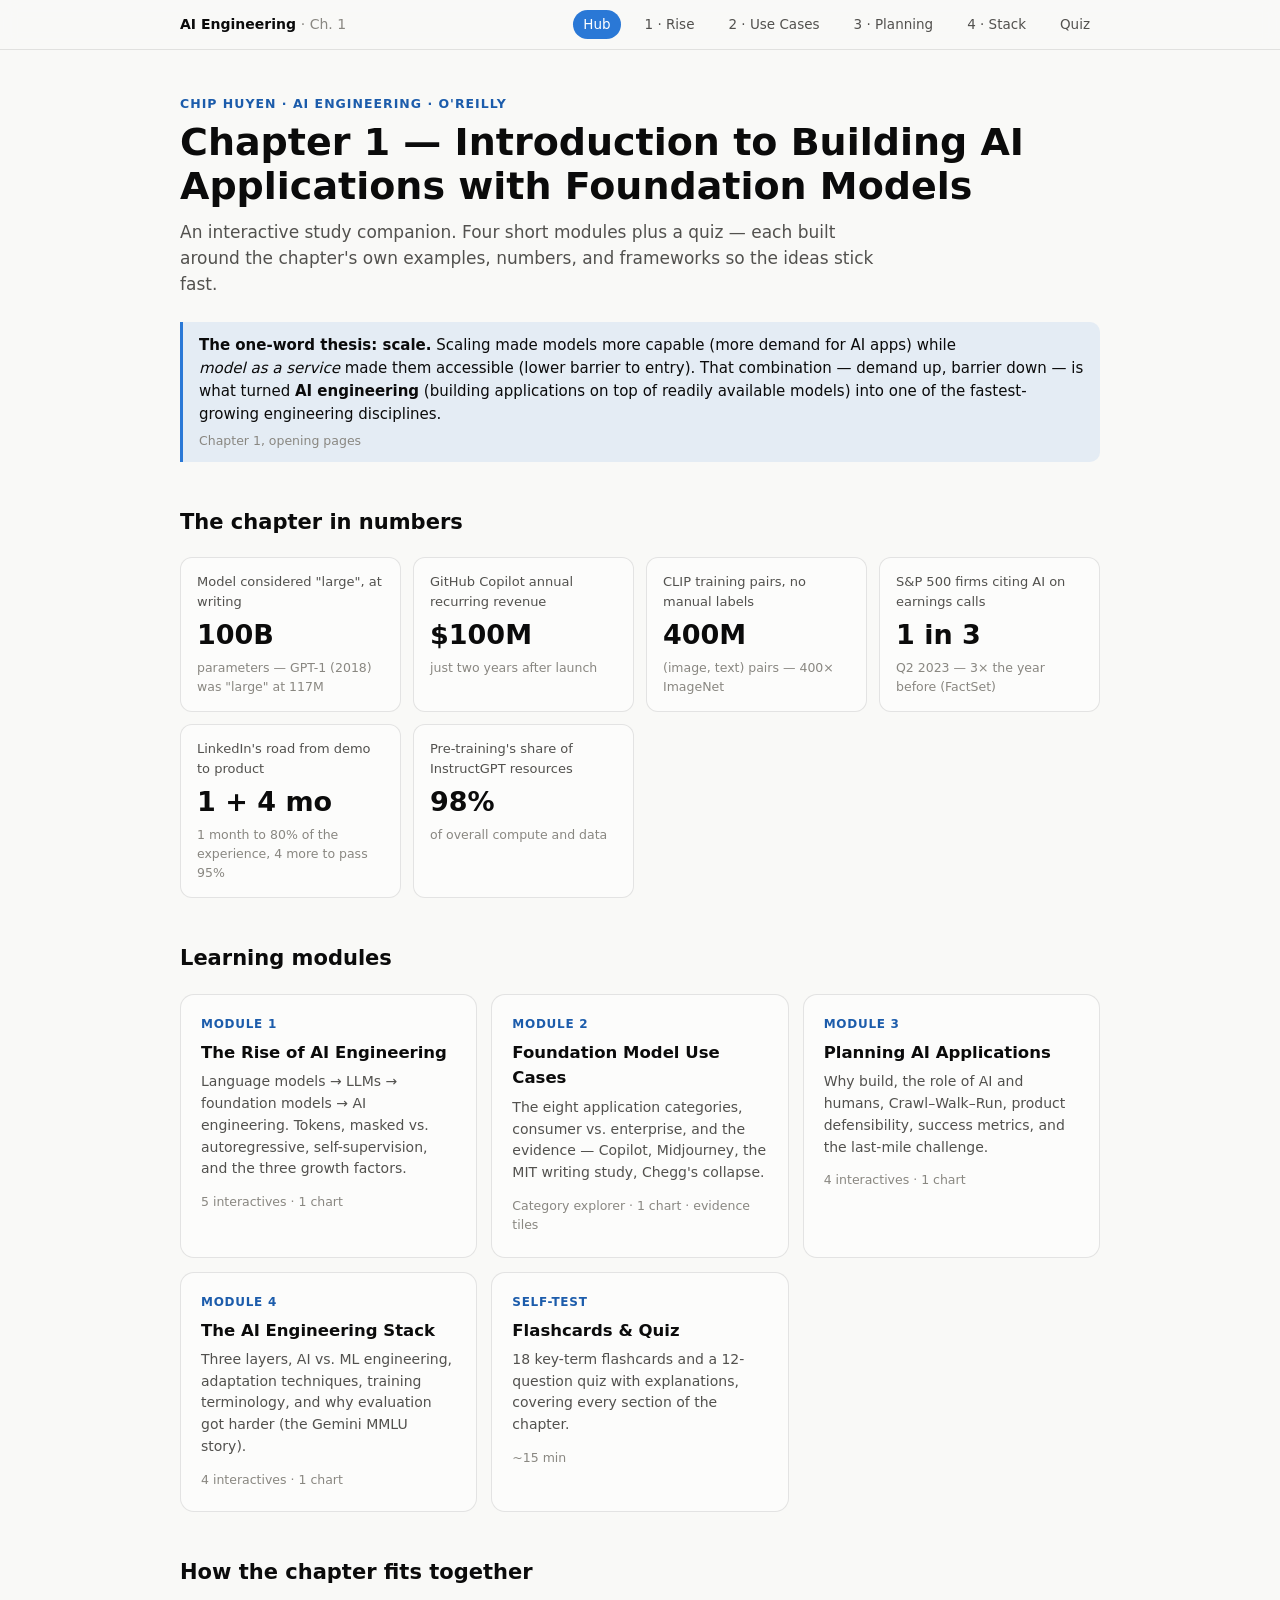
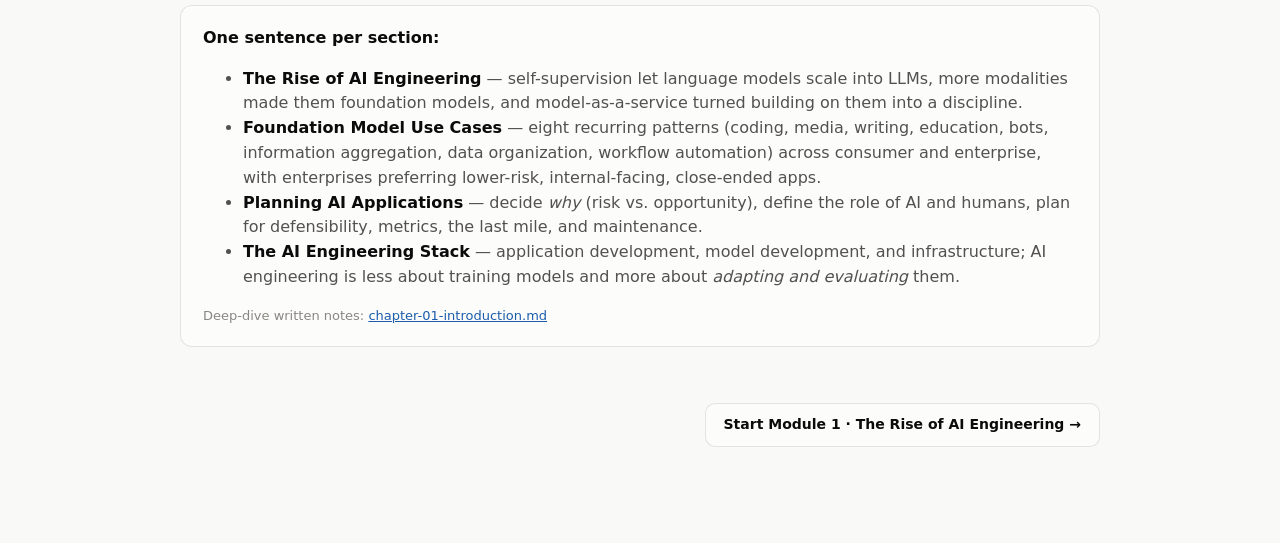
<file: notes/ai-engineering/interactive/index.html>
<!DOCTYPE html>
<html lang="en">
<head>
<meta charset="utf-8">
<meta name="viewport" content="width=device-width, initial-scale=1">
<title>AI Engineering · Chapter 1 — Interactive Study Hub</title>
<link rel="stylesheet" href="assets/style.css">
</head>
<body>

<nav class="topnav">
  <div class="inner">
    <div class="brand">AI Engineering <span>· Ch. 1</span></div>
    <a href="index.html" class="active">Hub</a>
    <a href="01-rise.html">1 · Rise</a>
    <a href="02-use-cases.html">2 · Use Cases</a>
    <a href="03-planning.html">3 · Planning</a>
    <a href="04-stack.html">4 · Stack</a>
    <a href="05-quiz.html">Quiz</a>
  </div>
</nav>

<div class="wrap">

<header class="pagehead">
  <div class="kicker">Chip Huyen · AI Engineering · O'Reilly</div>
  <h1>Chapter 1 — Introduction to Building AI Applications with Foundation Models</h1>
  <p class="lede">An interactive study companion. Four short modules plus a quiz — each built around
  the chapter's own examples, numbers, and frameworks so the ideas stick fast.</p>
</header>

<div class="callout">
  <strong>The one-word thesis: scale.</strong> Scaling made models more capable (more demand for AI apps)
  while <em>model&nbsp;as&nbsp;a&nbsp;service</em> made them accessible (lower barrier to entry). That combination —
  demand up, barrier down — is what turned <strong>AI engineering</strong> (building applications on top of
  readily available models) into one of the fastest-growing engineering disciplines.
  <span class="src">Chapter 1, opening pages</span>
</div>

<h2>The chapter in numbers</h2>
<div class="tiles">
  <div class="tile">
    <div class="t-label">Model considered "large", at writing</div>
    <div class="t-value">100B</div>
    <div class="t-note">parameters — GPT-1 (2018) was "large" at 117M</div>
  </div>
  <div class="tile">
    <div class="t-label">GitHub Copilot annual recurring revenue</div>
    <div class="t-value">$100M</div>
    <div class="t-note">just two years after launch</div>
  </div>
  <div class="tile">
    <div class="t-label">CLIP training pairs, no manual labels</div>
    <div class="t-value">400M</div>
    <div class="t-note">(image, text) pairs — 400× ImageNet</div>
  </div>
  <div class="tile">
    <div class="t-label">S&amp;P 500 firms citing AI on earnings calls</div>
    <div class="t-value">1 in 3</div>
    <div class="t-note">Q2 2023 — 3× the year before (FactSet)</div>
  </div>
  <div class="tile">
    <div class="t-label">LinkedIn's road from demo to product</div>
    <div class="t-value">1 + 4 mo</div>
    <div class="t-note">1 month to 80% of the experience, 4 more to pass 95%</div>
  </div>
  <div class="tile">
    <div class="t-label">Pre-training's share of InstructGPT resources</div>
    <div class="t-value">98%</div>
    <div class="t-note">of overall compute and data</div>
  </div>
</div>

<h2>Learning modules</h2>
<div class="modules">
  <a class="module" href="01-rise.html">
    <div class="m-no">MODULE 1</div>
    <h3>The Rise of AI Engineering</h3>
    <p>Language models → LLMs → foundation models → AI engineering. Tokens, masked vs. autoregressive,
    self-supervision, and the three growth factors.</p>
    <span class="m-count">5 interactives · 1 chart</span>
  </a>
  <a class="module" href="02-use-cases.html">
    <div class="m-no">MODULE 2</div>
    <h3>Foundation Model Use Cases</h3>
    <p>The eight application categories, consumer vs. enterprise, and the evidence — Copilot, Midjourney,
    the MIT writing study, Chegg's collapse.</p>
    <span class="m-count">Category explorer · 1 chart · evidence tiles</span>
  </a>
  <a class="module" href="03-planning.html">
    <div class="m-no">MODULE 3</div>
    <h3>Planning AI Applications</h3>
    <p>Why build, the role of AI and humans, Crawl–Walk–Run, product defensibility, success metrics, and
    the last-mile challenge.</p>
    <span class="m-count">4 interactives · 1 chart</span>
  </a>
  <a class="module" href="04-stack.html">
    <div class="m-no">MODULE 4</div>
    <h3>The AI Engineering Stack</h3>
    <p>Three layers, AI vs. ML engineering, adaptation techniques, training terminology, and why
    evaluation got harder (the Gemini MMLU story).</p>
    <span class="m-count">4 interactives · 1 chart</span>
  </a>
  <a class="module" href="05-quiz.html">
    <div class="m-no">SELF-TEST</div>
    <h3>Flashcards &amp; Quiz</h3>
    <p>18 key-term flashcards and a 12-question quiz with explanations, covering every section of the
    chapter.</p>
    <span class="m-count">~15 min</span>
  </a>
</div>

<h2>How the chapter fits together</h2>
<div class="card">
  <p style="margin-top:0"><strong>One sentence per section:</strong></p>
  <ul>
    <li><strong>The Rise of AI Engineering</strong> — self-supervision let language models scale into LLMs,
      more modalities made them foundation models, and model-as-a-service turned building on them into a
      discipline.</li>
    <li><strong>Foundation Model Use Cases</strong> — eight recurring patterns (coding, media, writing,
      education, bots, information aggregation, data organization, workflow automation) across consumer and
      enterprise, with enterprises preferring lower-risk, internal-facing, close-ended apps.</li>
    <li><strong>Planning AI Applications</strong> — decide <em>why</em> (risk vs. opportunity), define the
      role of AI and humans, plan for defensibility, metrics, the last mile, and maintenance.</li>
    <li><strong>The AI Engineering Stack</strong> — application development, model development, and
      infrastructure; AI engineering is less about training models and more about <em>adapting and
      evaluating</em> them.</li>
  </ul>
  <p class="subtle" style="margin-bottom:0">Deep-dive written notes:
  <a href="../chapter-01-introduction.md">chapter-01-introduction.md</a></p>
</div>

<div class="foot-nav">
  <span></span>
  <a href="01-rise.html">Start Module 1 · The Rise of AI Engineering →</a>
</div>

</div>
</body>
</html>
</file>
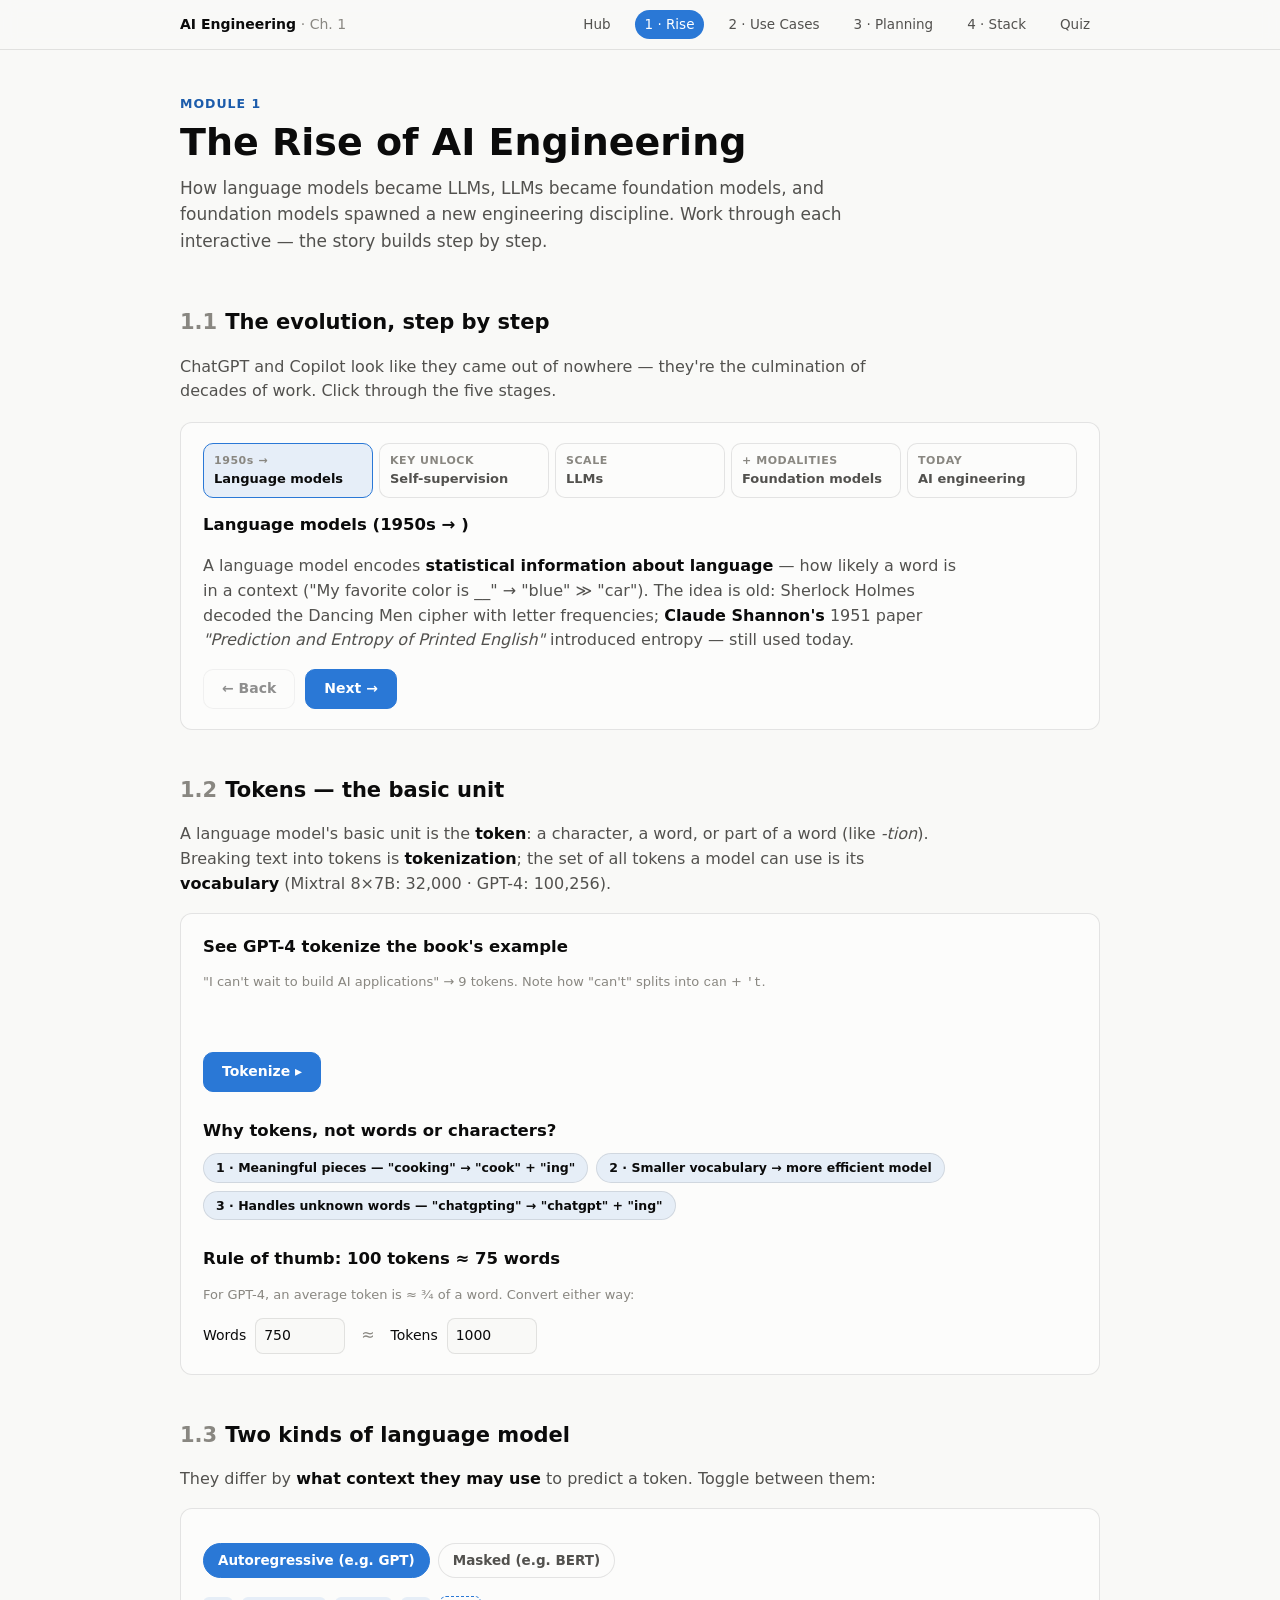
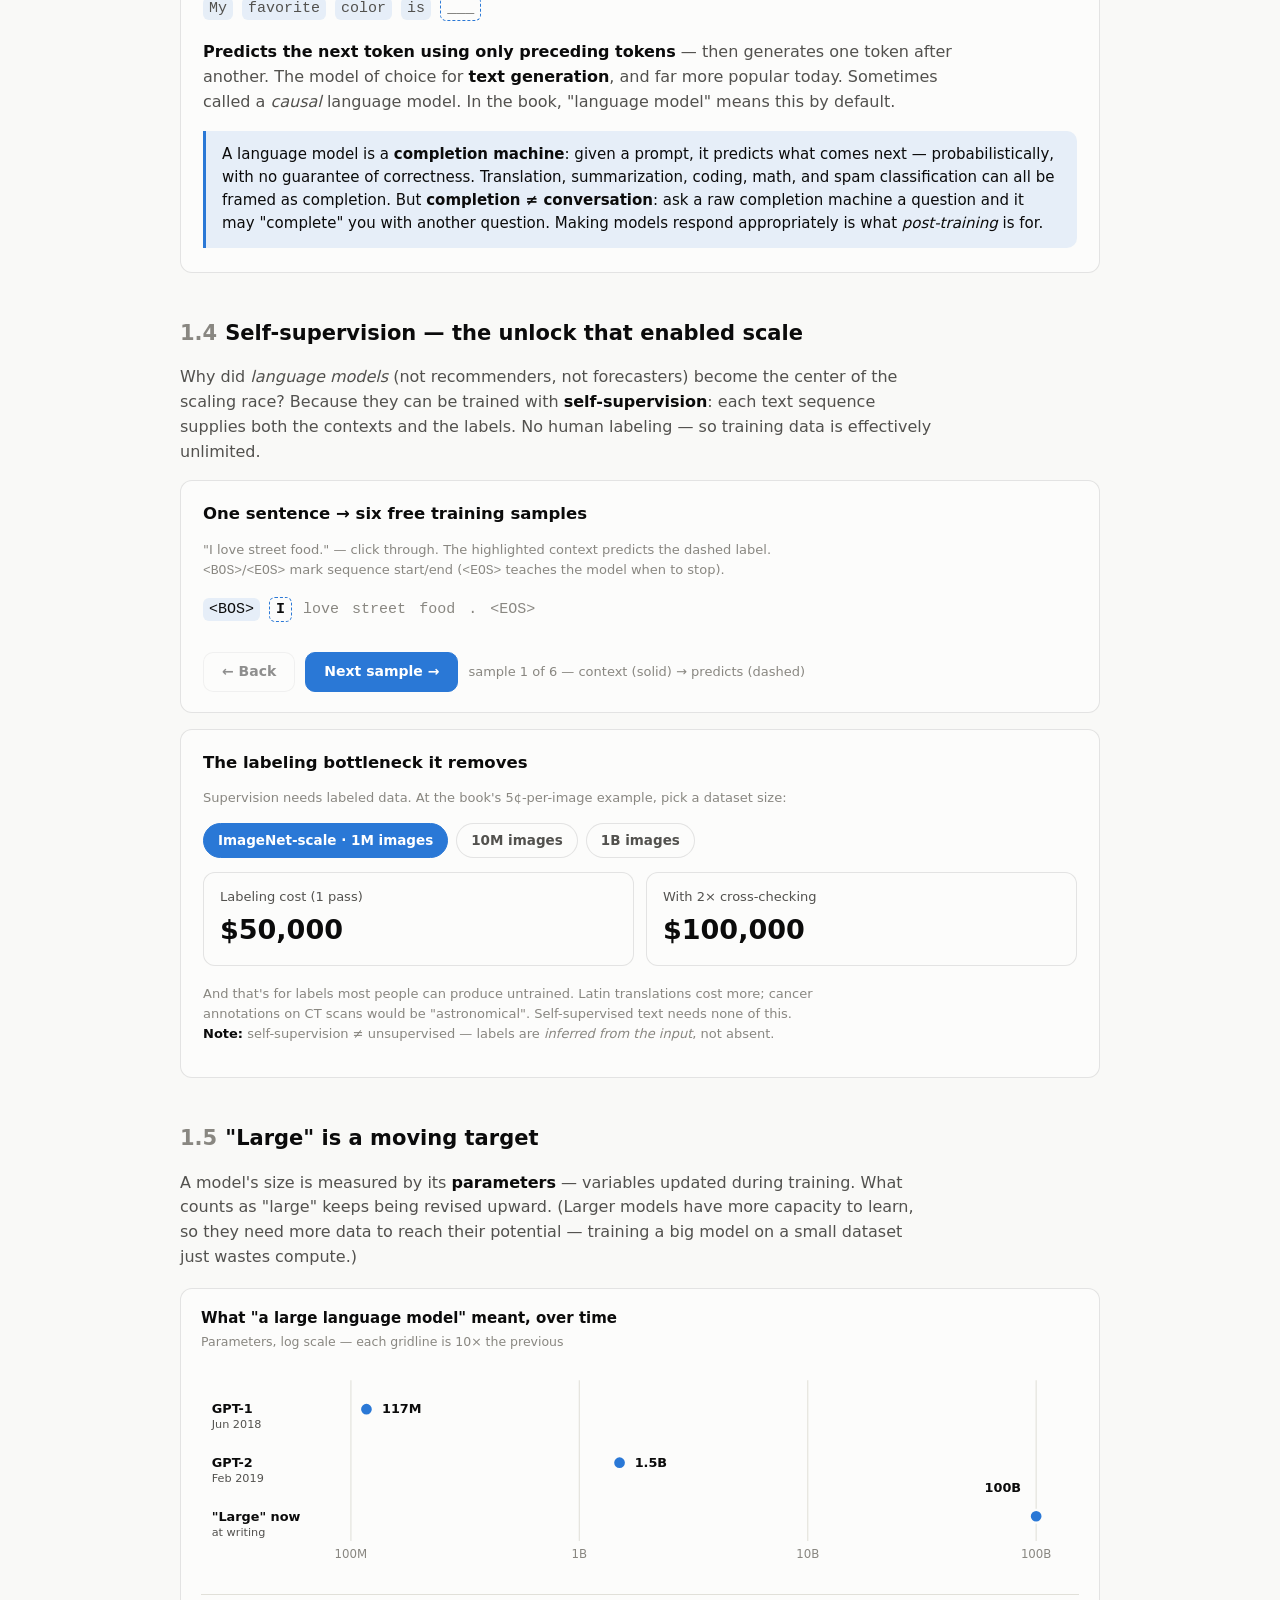
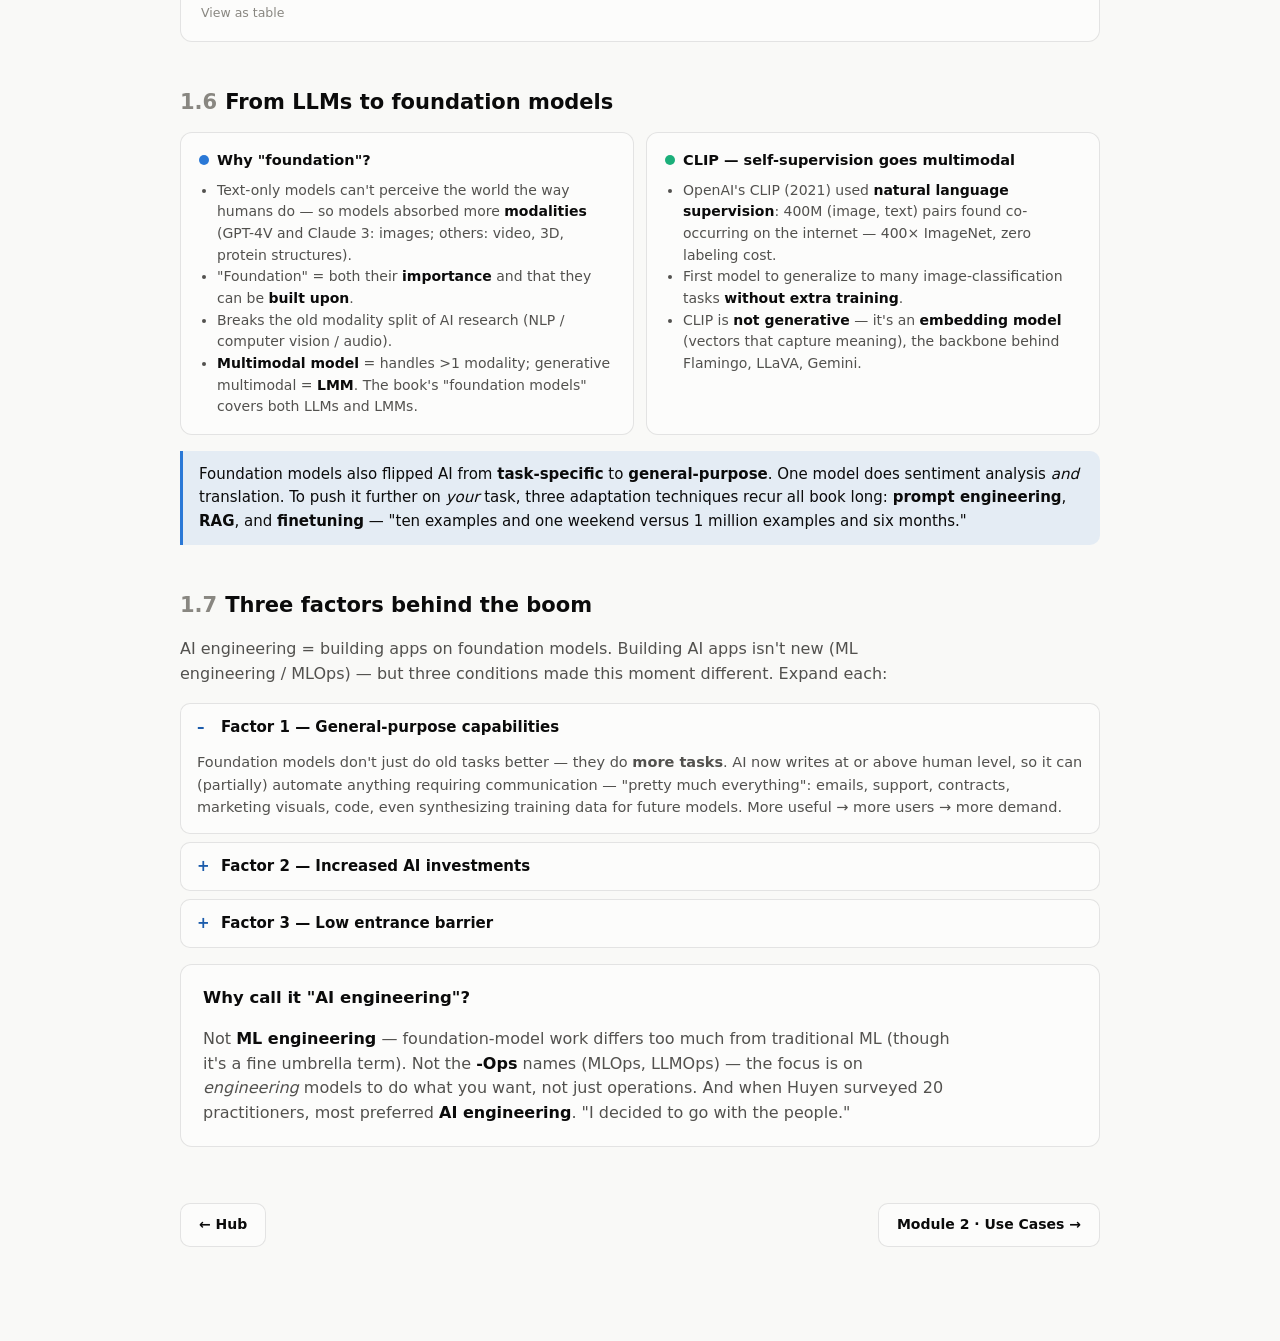
<file: notes/ai-engineering/interactive/01-rise.html>
<!DOCTYPE html>
<html lang="en">
<head>
<meta charset="utf-8">
<meta name="viewport" content="width=device-width, initial-scale=1">
<title>Module 1 · The Rise of AI Engineering</title>
<link rel="stylesheet" href="assets/style.css">
</head>
<body>

<nav class="topnav">
  <div class="inner">
    <div class="brand">AI Engineering <span>· Ch. 1</span></div>
    <a href="index.html">Hub</a>
    <a href="01-rise.html" class="active">1 · Rise</a>
    <a href="02-use-cases.html">2 · Use Cases</a>
    <a href="03-planning.html">3 · Planning</a>
    <a href="04-stack.html">4 · Stack</a>
    <a href="05-quiz.html">Quiz</a>
  </div>
</nav>

<div class="wrap">

<header class="pagehead">
  <div class="kicker">Module 1</div>
  <h1>The Rise of AI Engineering</h1>
  <p class="lede">How language models became LLMs, LLMs became foundation models, and foundation models
  spawned a new engineering discipline. Work through each interactive — the story builds step by step.</p>
</header>

<!-- ============ 1. EVOLUTION STEPPER ============ -->
<h2><span class="sec-no">1.1</span>The evolution, step by step</h2>
<p>ChatGPT and Copilot look like they came out of nowhere — they're the culmination of decades of work.
Click through the five stages.</p>

<div class="stepper card" id="evo">
  <div class="track" role="tablist">
    <button data-step="0" aria-current="step"><span class="step-no">1950s →</span>Language models</button>
    <button data-step="1"><span class="step-no">KEY UNLOCK</span>Self-supervision</button>
    <button data-step="2"><span class="step-no">SCALE</span>LLMs</button>
    <button data-step="3"><span class="step-no">+ MODALITIES</span>Foundation models</button>
    <button data-step="4"><span class="step-no">TODAY</span>AI engineering</button>
  </div>
  <div class="step-body" id="evo-body"></div>
  <div class="step-controls">
    <button class="btn" id="evo-prev">← Back</button>
    <button class="btn primary" id="evo-next">Next →</button>
  </div>
</div>

<!-- ============ 2. TOKENIZATION ============ -->
<h2><span class="sec-no">1.2</span>Tokens — the basic unit</h2>
<p>A language model's basic unit is the <strong>token</strong>: a character, a word, or part of a word
(like <em>-tion</em>). Breaking text into tokens is <strong>tokenization</strong>; the set of all tokens a
model can use is its <strong>vocabulary</strong> (Mixtral&nbsp;8×7B: 32,000 · GPT-4: 100,256).</p>

<div class="card">
  <h3 style="margin-top:0">See GPT-4 tokenize the book's example</h3>
  <p class="subtle">"I can't wait to build AI applications" → 9 tokens. Note how "can't" splits into
  <code>can</code> + <code>'t</code>.</p>
  <div class="token-row" id="tok-row">
    <span class="token">I</span><span class="token"> can</span><span class="token">'t</span><span class="token"> wait</span><span class="token"> to</span><span class="token"> build</span><span class="token"> AI</span><span class="token"> applic</span><span class="token">ations</span>
  </div>
  <button class="btn primary" id="tok-play">Tokenize ▸</button>

  <h3>Why tokens, not words or characters?</h3>
  <div class="pill-row">
    <span class="pill">1 · Meaningful pieces — "cooking" → "cook" + "ing"</span>
    <span class="pill">2 · Smaller vocabulary → more efficient model</span>
    <span class="pill">3 · Handles unknown words — "chatgpting" → "chatgpt" + "ing"</span>
  </div>

  <h3>Rule of thumb: 100 tokens ≈ 75 words</h3>
  <p class="subtle">For GPT-4, an average token is ≈ ¾ of a word. Convert either way:</p>
  <div style="display:flex; gap:16px; flex-wrap:wrap; align-items:center;">
    <label style="font-size:14px">Words&nbsp;
      <input id="cw-words" type="number" value="750" min="0" style="width:90px; font:inherit; padding:6px 8px; border:1px solid var(--border); border-radius:8px; background:var(--page); color:var(--text-primary)">
    </label>
    <span style="color:var(--text-muted)">≈</span>
    <label style="font-size:14px">Tokens&nbsp;
      <input id="cw-tokens" type="number" value="1000" min="0" style="width:90px; font:inherit; padding:6px 8px; border:1px solid var(--border); border-radius:8px; background:var(--page); color:var(--text-primary)">
    </label>
  </div>
</div>

<!-- ============ 3. MASKED vs AUTOREGRESSIVE ============ -->
<h2><span class="sec-no">1.3</span>Two kinds of language model</h2>
<p>They differ by <strong>what context they may use</strong> to predict a token. Toggle between them:</p>

<div class="card">
  <div class="tabs" role="tablist">
    <button data-tab="ar" aria-selected="true">Autoregressive (e.g. GPT)</button>
    <button data-tab="mlm" aria-selected="false">Masked (e.g. BERT)</button>
  </div>

  <div class="tabpanel open" data-panel="ar">
    <p class="seq" style="margin-bottom:4px">
      <span class="ctx">My</span> <span class="ctx">favorite</span> <span class="ctx">color</span>
      <span class="ctx">is</span> <span class="pred">___</span>
    </p>
    <p><strong>Predicts the next token using only preceding tokens</strong> — then generates one token after
    another. The model of choice for <strong>text generation</strong>, and far more popular today.
    Sometimes called a <em>causal</em> language model. In the book, "language model" means this by default.</p>
  </div>

  <div class="tabpanel" data-panel="mlm">
    <p class="seq" style="margin-bottom:4px">
      <span class="ctx">My</span> <span class="ctx">favorite</span> <span class="pred">___</span>
      <span class="ctx">is</span> <span class="ctx">blue</span>
    </p>
    <p><strong>Fills in the blank using context from both sides.</strong> Classic example:
    <strong>BERT</strong> (Devlin et al., 2018). Common for non-generative tasks — sentiment analysis, text
    classification — and tasks needing whole-context understanding, like code debugging.</p>
  </div>

  <div class="callout" style="margin-bottom:4px">
    A language model is a <strong>completion machine</strong>: given a prompt, it predicts what comes next —
    probabilistically, with no guarantee of correctness. Translation, summarization, coding, math, and spam
    classification can all be framed as completion. But <strong>completion ≠ conversation</strong>: ask a raw
    completion machine a question and it may "complete" you with another question. Making models respond
    appropriately is what <em>post-training</em> is for.
  </div>
</div>

<!-- ============ 4. SELF-SUPERVISION ============ -->
<h2><span class="sec-no">1.4</span>Self-supervision — the unlock that enabled scale</h2>
<p>Why did <em>language models</em> (not recommenders, not forecasters) become the center of the scaling
race? Because they can be trained with <strong>self-supervision</strong>: each text sequence supplies both
the contexts and the labels. No human labeling — so training data is effectively unlimited.</p>

<div class="card">
  <h3 style="margin-top:0">One sentence → six free training samples</h3>
  <p class="subtle">"I love street food." — click through. The highlighted context predicts the dashed
  label. <code>&lt;BOS&gt;</code>/<code>&lt;EOS&gt;</code> mark sequence start/end (<code>&lt;EOS&gt;</code>
  teaches the model when to stop).</p>
  <div class="seq" id="ss-line" style="min-height:44px"></div>
  <div class="step-controls">
    <button class="btn" id="ss-prev">← Back</button>
    <button class="btn primary" id="ss-next">Next sample →</button>
    <span class="subtle" id="ss-count" style="align-self:center"></span>
  </div>
</div>

<div class="card">
  <h3 style="margin-top:0">The labeling bottleneck it removes</h3>
  <p class="subtle">Supervision needs labeled data. At the book's 5¢-per-image example, pick a dataset size:</p>
  <div class="tabs">
    <button data-cost="1000000" aria-selected="true">ImageNet-scale · 1M images</button>
    <button data-cost="10000000" aria-selected="false">10M images</button>
    <button data-cost="1000000000" aria-selected="false">1B images</button>
  </div>
  <div class="tiles" style="margin-top:14px">
    <div class="tile"><div class="t-label">Labeling cost (1 pass)</div><div class="t-value" id="lc-1">$50,000</div></div>
    <div class="tile"><div class="t-label">With 2× cross-checking</div><div class="t-value" id="lc-2">$100,000</div></div>
  </div>
  <p class="subtle">And that's for labels most people can produce untrained. Latin translations cost more;
  cancer annotations on CT scans would be "astronomical". Self-supervised text needs none of this.
  <strong>Note:</strong> self-supervision ≠ unsupervised — labels are <em>inferred from the input</em>, not
  absent.</p>
</div>

<!-- ============ 5. SCALE CHART ============ -->
<h2><span class="sec-no">1.5</span>"Large" is a moving target</h2>
<p>A model's size is measured by its <strong>parameters</strong> — variables updated during training. What
counts as "large" keeps being revised upward. (Larger models have more capacity to learn, so they need
more data to reach their potential — training a big model on a small dataset just wastes compute.)</p>

<div class="fig" id="fig-scale">
  <div class="fig-title">What "a large language model" meant, over time</div>
  <div class="fig-sub">Parameters, log scale — each gridline is 10× the previous</div>
  <svg viewBox="0 0 820 210" role="img" aria-label="Dot plot on a log scale: GPT-1 at 117 million parameters in June 2018, GPT-2 at 1.5 billion in February 2019, and roughly 100 billion considered large at the book's writing.">
    <!-- gridlines at 1e8..1e11 mapped x: 140 + (log10(v)-8)/3 * 640 -->
    <g>
      <line class="gridline" x1="140" y1="18" x2="140" y2="168"/>
      <line class="gridline" x1="353.3" y1="18" x2="353.3" y2="168"/>
      <line class="gridline" x1="566.7" y1="18" x2="566.7" y2="168"/>
      <line class="gridline" x1="780" y1="18" x2="780" y2="168"/>
      <text class="axn" x="140" y="184" text-anchor="middle">100M</text>
      <text class="axn" x="353.3" y="184" text-anchor="middle">1B</text>
      <text class="axn" x="566.7" y="184" text-anchor="middle">10B</text>
      <text class="axn" x="780" y="184" text-anchor="middle">100B</text>
    </g>
    <!-- rows: y = 45, 95, 145 ; x: gpt1 log10(1.17e8)=8.0682 → 154.5 ; gpt2 log10(1.5e9)=9.1761 → 390.9 ; 100B → 780 -->
    <g id="scale-dots">
      <text class="dl" x="10" y="49">GPT-1</text><text class="dls" x="10" y="63" style="font-size:10.5px">Jun 2018</text>
      <circle cx="154.5" cy="45" r="6" fill="var(--series-1)" stroke="var(--surface-1)" stroke-width="2" data-tip="<b>GPT-1 — 117M parameters</b>Considered large in June 2018."/>
      <text class="dl" x="169" y="49">117M</text>

      <text class="dl" x="10" y="99">GPT-2</text><text class="dls" x="10" y="113" style="font-size:10.5px">Feb 2019</text>
      <circle cx="390.9" cy="95" r="6" fill="var(--series-1)" stroke="var(--surface-1)" stroke-width="2" data-tip="<b>GPT-2 — 1.5B parameters</b>Its release made 117M look small."/>
      <text class="dl" x="405" y="99">1.5B</text>

      <text class="dl" x="10" y="149">"Large" now</text><text class="dls" x="10" y="163" style="font-size:10.5px">at writing</text>
      <circle cx="780" cy="145" r="6" fill="var(--series-1)" stroke="var(--surface-1)" stroke-width="2" data-tip="<b>≈100B parameters</b>What counts as large at the book's writing — and 'perhaps one day, this size will be considered small.'"/>
      <text class="dl" x="766" y="122" text-anchor="end">100B</text>
    </g>
  </svg>
  <details class="tblview">
    <summary>View as table</summary>
    <table class="data">
      <tr><th>Model / era</th><th>Date</th><th class="num">Parameters</th></tr>
      <tr><td>GPT-1</td><td>June 2018</td><td class="num">117,000,000</td></tr>
      <tr><td>GPT-2</td><td>February 2019</td><td class="num">1,500,000,000</td></tr>
      <tr><td>"Large" at the book's writing</td><td>—</td><td class="num">≈100,000,000,000</td></tr>
    </table>
  </details>
</div>

<!-- ============ 6. FOUNDATION MODELS ============ -->
<h2><span class="sec-no">1.6</span>From LLMs to foundation models</h2>
<div class="duo">
  <div class="pane">
    <h4><span class="dot s1"></span>Why "foundation"?</h4>
    <ul>
      <li>Text-only models can't perceive the world the way humans do — so models absorbed more
        <strong>modalities</strong> (GPT-4V and Claude 3: images; others: video, 3D, protein structures).</li>
      <li>"Foundation" = both their <strong>importance</strong> and that they can be
        <strong>built upon</strong>.</li>
      <li>Breaks the old modality split of AI research (NLP / computer vision / audio).</li>
      <li><strong>Multimodal model</strong> = handles &gt;1 modality; generative multimodal =
        <strong>LMM</strong>. The book's "foundation models" covers both LLMs and LMMs.</li>
    </ul>
  </div>
  <div class="pane">
    <h4><span class="dot s2"></span>CLIP — self-supervision goes multimodal</h4>
    <ul>
      <li>OpenAI's CLIP (2021) used <strong>natural language supervision</strong>: 400M (image, text) pairs
        found co-occurring on the internet — 400× ImageNet, zero labeling cost.</li>
      <li>First model to generalize to many image-classification tasks <strong>without extra
        training</strong>.</li>
      <li>CLIP is <strong>not generative</strong> — it's an <strong>embedding model</strong> (vectors that
        capture meaning), the backbone behind Flamingo, LLaVA, Gemini.</li>
    </ul>
  </div>
</div>

<div class="callout">
  Foundation models also flipped AI from <strong>task-specific</strong> to <strong>general-purpose</strong>.
  One model does sentiment analysis <em>and</em> translation. To push it further on <em>your</em> task, three
  adaptation techniques recur all book long: <strong>prompt engineering</strong>, <strong>RAG</strong>, and
  <strong>finetuning</strong> — "ten examples and one weekend versus 1&nbsp;million examples and six months."
</div>

<!-- ============ 7. THREE FACTORS ============ -->
<h2><span class="sec-no">1.7</span>Three factors behind the boom</h2>
<p>AI engineering = building apps on foundation models. Building AI apps isn't new (ML engineering /
MLOps) — but three conditions made this moment different. Expand each:</p>

<details class="acc" open>
  <summary>Factor 1 — General-purpose capabilities</summary>
  <div class="acc-body">Foundation models don't just do old tasks better — they do <strong>more
  tasks</strong>. AI now writes at or above human level, so it can (partially) automate anything requiring
  communication — "pretty much everything": emails, support, contracts, marketing visuals, code, even
  synthesizing training data for future models. More useful → more users → more demand.</div>
</details>
<details class="acc">
  <summary>Factor 2 — Increased AI investments</summary>
  <div class="acc-body">ChatGPT triggered a rush: Goldman Sachs projected AI investment approaching
  <strong>$100B in the US / $200B globally by 2025</strong>. <strong>1 in 3 S&amp;P 500</strong> companies
  mentioned AI on Q2 2023 earnings calls (3× the prior year); those that did saw stocks rise
  <strong>4.6% vs 2.4%</strong> (causation vs. correlation unclear). Scribd's estimated AI cost fell
  <strong>two orders of magnitude</strong> in one year (Apr 2022 → Apr 2023).</div>
</details>
<details class="acc">
  <summary>Factor 3 — Low entrance barrier</summary>
  <div class="acc-body"><strong>Model as a service</strong>: powerful models behind a single API call — no
  serving infrastructure needed. Plus AI writes code and speaks plain English, so
  <em>"anyone, and I mean anyone, can now develop AI applications."</em> Building the models themselves
  stays with big corporations, governments, and well-funded startups — Sam Altman: the biggest opportunity
  for most people is <strong>adapting</strong> these models. Proof of the gold rush: within 2 years,
  AutoGPT, Stable Diffusion Web UI, LangChain, and Ollama each out-starred Bitcoin on GitHub.</div>
</details>

<div class="card">
  <h3 style="margin-top:0">Why call it "AI engineering"?</h3>
  <p style="margin-bottom:0">Not <strong>ML engineering</strong> — foundation-model work differs too much from traditional ML
  (though it's a fine umbrella term). Not the <strong>-Ops</strong> names (MLOps, LLMOps) — the focus is on
  <em>engineering</em> models to do what you want, not just operations. And when Huyen surveyed 20
  practitioners, most preferred <strong>AI engineering</strong>. "I decided to go with the people."</p>
</div>

<div class="foot-nav">
  <a href="index.html">← Hub</a>
  <a href="02-use-cases.html">Module 2 · Use Cases →</a>
</div>

</div>

<div class="chart-tip" id="tip"></div>

<script>
/* ---------- evolution stepper ---------- */
const evoSteps = [
  `<h3 style="margin-top:0">Language models (1950s → )</h3>
   <p>A language model encodes <strong>statistical information about language</strong> — how likely a word
   is in a context ("My favorite color is __" → "blue" ≫ "car"). The idea is old: Sherlock Holmes decoded
   the Dancing Men cipher with letter frequencies; <strong>Claude Shannon's</strong> 1951 paper
   <em>"Prediction and Entropy of Printed English"</em> introduced entropy — still used today.</p>`,
  `<h3 style="margin-top:0">Self-supervision — the unlock</h3>
   <p>Supervised learning needs expensive human labels. Self-supervision lets the model
   <strong>infer labels from the input itself</strong>: every sentence is its own training data. Since text
   is everywhere — books, blogs, Reddit — training data became effectively unlimited. (Details in §1.4
   below.)</p>`,
  `<h3 style="margin-top:0">Large language models</h3>
   <p>With unlimited data, models scaled: GPT-1 (2018) at <strong>117M</strong> parameters was "large";
   GPT-2 (2019) at <strong>1.5B</strong> reset the bar; by the book's writing, "large" means
   <strong>~100B</strong>. "LLM" is not a scientific term — large today is tiny tomorrow.</p>`,
  `<h3 style="margin-top:0">Foundation models</h3>
   <p>Models absorbed <strong>more modalities</strong> (images, video, 3D, proteins) and became
   <strong>general-purpose</strong> — one model, many tasks. "Foundation" = important + built-upon. Includes
   both LLMs and large multimodal models (LMMs).</p>`,
  `<h3 style="margin-top:0">AI engineering</h3>
   <p><strong>Building applications on top of foundation models.</strong> Demand up (models can do more) +
   barrier down (model as a service, APIs) + capital in = the fastest-growing engineering discipline.
   Focus shifts from <em>training models</em> to <em>adapting and evaluating them</em>.</p>`
];
let evoI = 0;
const evoBody = document.getElementById('evo-body');
const evoBtns = [...document.querySelectorAll('#evo .track button')];
function evoRender(){
  evoBody.innerHTML = evoSteps[evoI];
  evoBtns.forEach((b,i)=> i===evoI ? b.setAttribute('aria-current','step') : b.removeAttribute('aria-current'));
  document.getElementById('evo-prev').disabled = evoI===0;
  document.getElementById('evo-next').disabled = evoI===evoSteps.length-1;
}
evoBtns.forEach(b=> b.addEventListener('click', ()=>{ evoI=+b.dataset.step; evoRender(); }));
document.getElementById('evo-prev').onclick = ()=>{ if(evoI>0){evoI--; evoRender();} };
document.getElementById('evo-next').onclick = ()=>{ if(evoI<evoSteps.length-1){evoI++; evoRender();} };
evoRender();

/* ---------- tokenization animation ---------- */
document.getElementById('tok-play').addEventListener('click', ()=>{
  const toks = [...document.querySelectorAll('#tok-row .token')];
  toks.forEach(t=>t.classList.remove('shown'));
  toks.forEach((t,i)=> setTimeout(()=>t.classList.add('shown'), 120*i + 80));
});

/* ---------- words<->tokens converter ---------- */
const cw = document.getElementById('cw-words'), ct = document.getElementById('cw-tokens');
cw.addEventListener('input', ()=>{ ct.value = Math.round((+cw.value||0) * 4/3); });
ct.addEventListener('input', ()=>{ cw.value = Math.round((+ct.value||0) * 3/4); });

/* ---------- generic tabs ---------- */
document.querySelectorAll('.tabs').forEach(tabs=>{
  const btns = [...tabs.querySelectorAll('button[data-tab]')];
  if(!btns.length) return;
  btns.forEach(b=> b.addEventListener('click', ()=>{
    btns.forEach(x=>x.setAttribute('aria-selected', x===b));
    const scope = tabs.parentElement;
    scope.querySelectorAll('.tabpanel').forEach(p=> p.classList.toggle('open', p.dataset.panel===b.dataset.tab));
  }));
});

/* ---------- self-supervision sample builder ---------- */
const words = ['<BOS>','I','love','street','food','.','<EOS>'];
let ssI = 0; // number of context tokens shown beyond <BOS>; sample i: context = words[0..i], label = words[i+1]
function esc(s){ return s.replace('<','&lt;').replace('>','&gt;'); }
function ssRender(){
  const line = document.getElementById('ss-line');
  let html = '';
  for(let j=0;j<words.length;j++){
    if(j<=ssI) html += `<span class="ctx">${esc(words[j])}</span> `;
    else if(j===ssI+1) html += `<span class="pred">${esc(words[j])}</span> `;
    else html += `<span class="off">${esc(words[j])}</span> `;
  }
  line.innerHTML = html;
  document.getElementById('ss-count').textContent = `sample ${ssI+1} of 6 — context (solid) → predicts (dashed)`;
  document.getElementById('ss-prev').disabled = ssI===0;
  document.getElementById('ss-next').disabled = ssI===5;
}
document.getElementById('ss-prev').onclick = ()=>{ if(ssI>0){ssI--; ssRender();} };
document.getElementById('ss-next').onclick = ()=>{ if(ssI<5){ssI++; ssRender();} };
ssRender();

/* ---------- labeling cost picker ---------- */
document.querySelectorAll('button[data-cost]').forEach(b=>{
  b.addEventListener('click', ()=>{
    document.querySelectorAll('button[data-cost]').forEach(x=>x.setAttribute('aria-selected', x===b));
    const n = +b.dataset.cost, c = n*0.05;
    const fmt = v => v>=1e9 ? '$'+(v/1e9).toLocaleString(undefined,{maximumFractionDigits:1})+'B'
               : v>=1e6 ? '$'+(v/1e6).toLocaleString(undefined,{maximumFractionDigits:1})+'M'
               : '$'+v.toLocaleString();
    document.getElementById('lc-1').textContent = fmt(c);
    document.getElementById('lc-2').textContent = fmt(c*2);
  });
});

/* ---------- chart tooltips ---------- */
const tip = document.getElementById('tip');
document.querySelectorAll('[data-tip]').forEach(el=>{
  el.style.cursor = 'pointer';
  el.addEventListener('mousemove', e=>{
    tip.innerHTML = el.dataset.tip;
    tip.style.opacity = 1;
    const pad = 14, w = tip.offsetWidth;
    let x = e.clientX + pad; if (x + w > innerWidth - 8) x = e.clientX - w - pad;
    tip.style.left = x + 'px'; tip.style.top = (e.clientY + pad) + 'px';
  });
  el.addEventListener('mouseleave', ()=>{ tip.style.opacity = 0; });
});
</script>
</body>
</html>
</file>
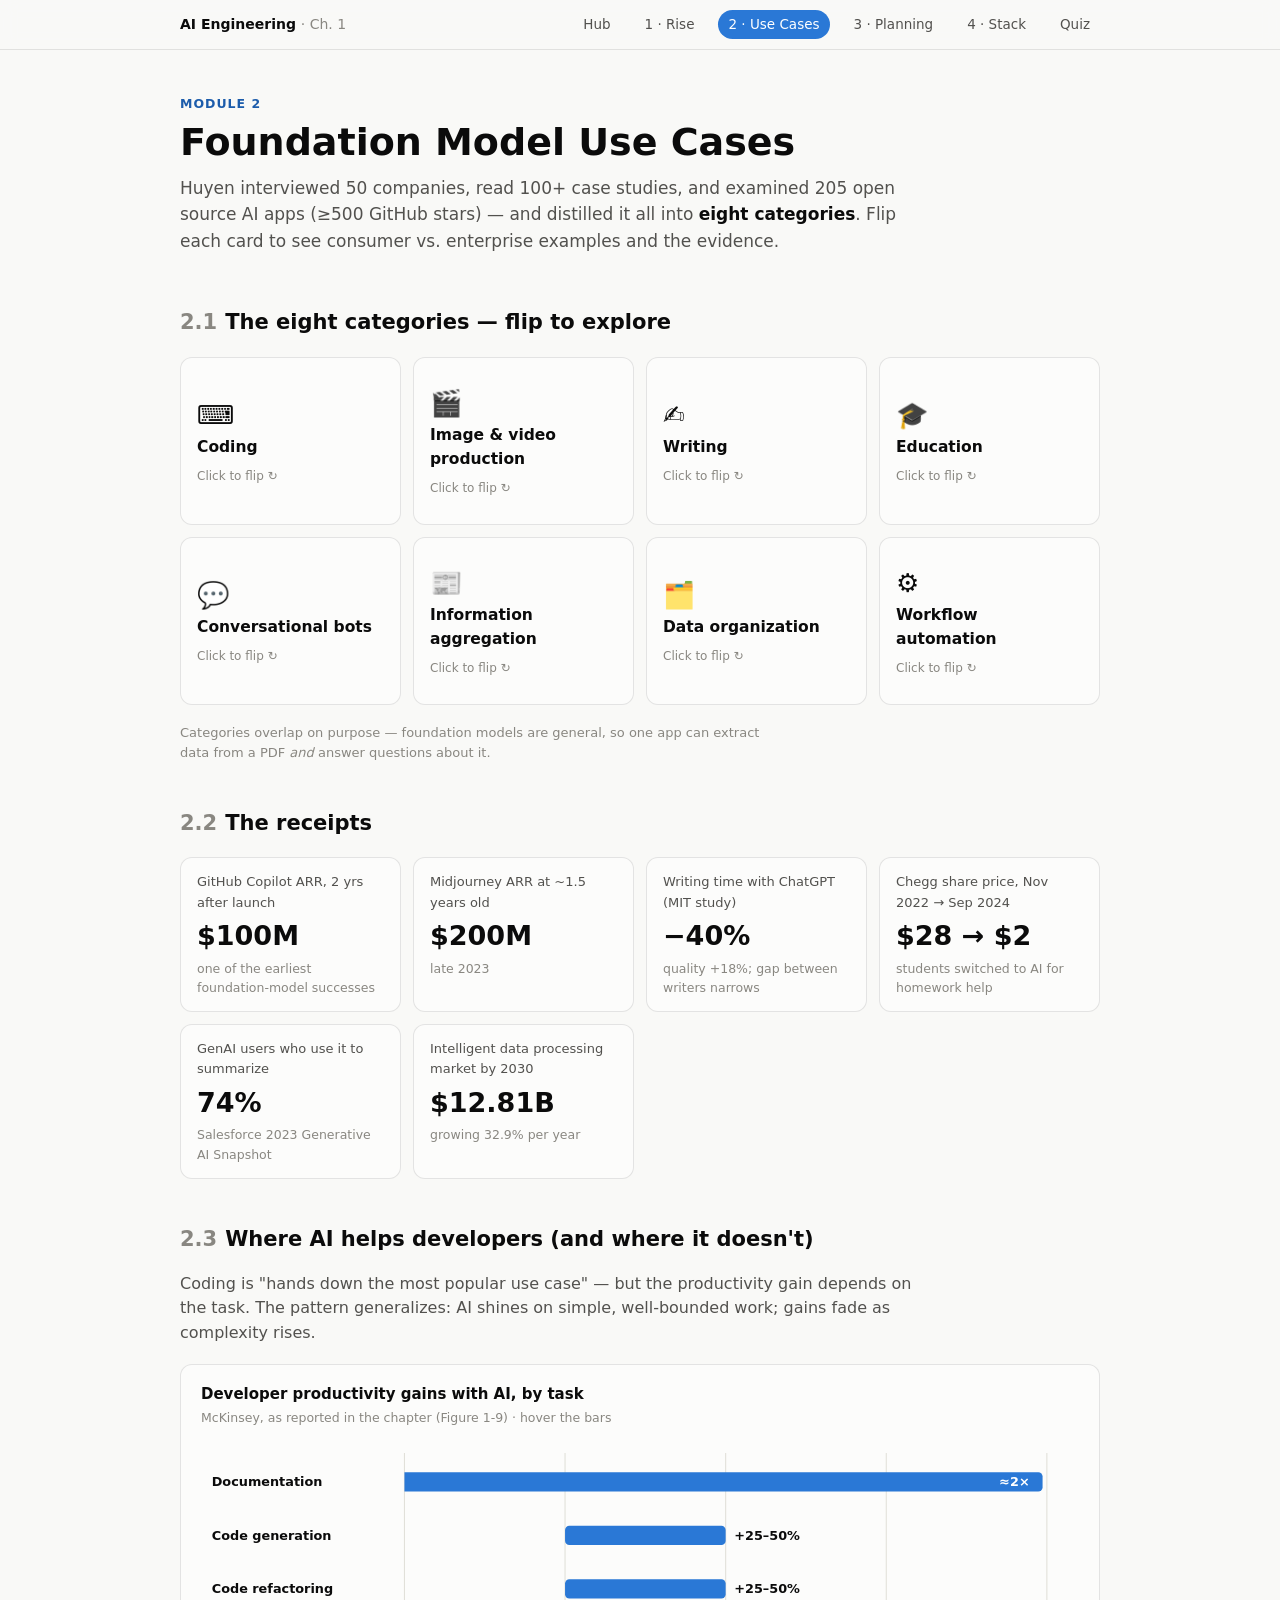
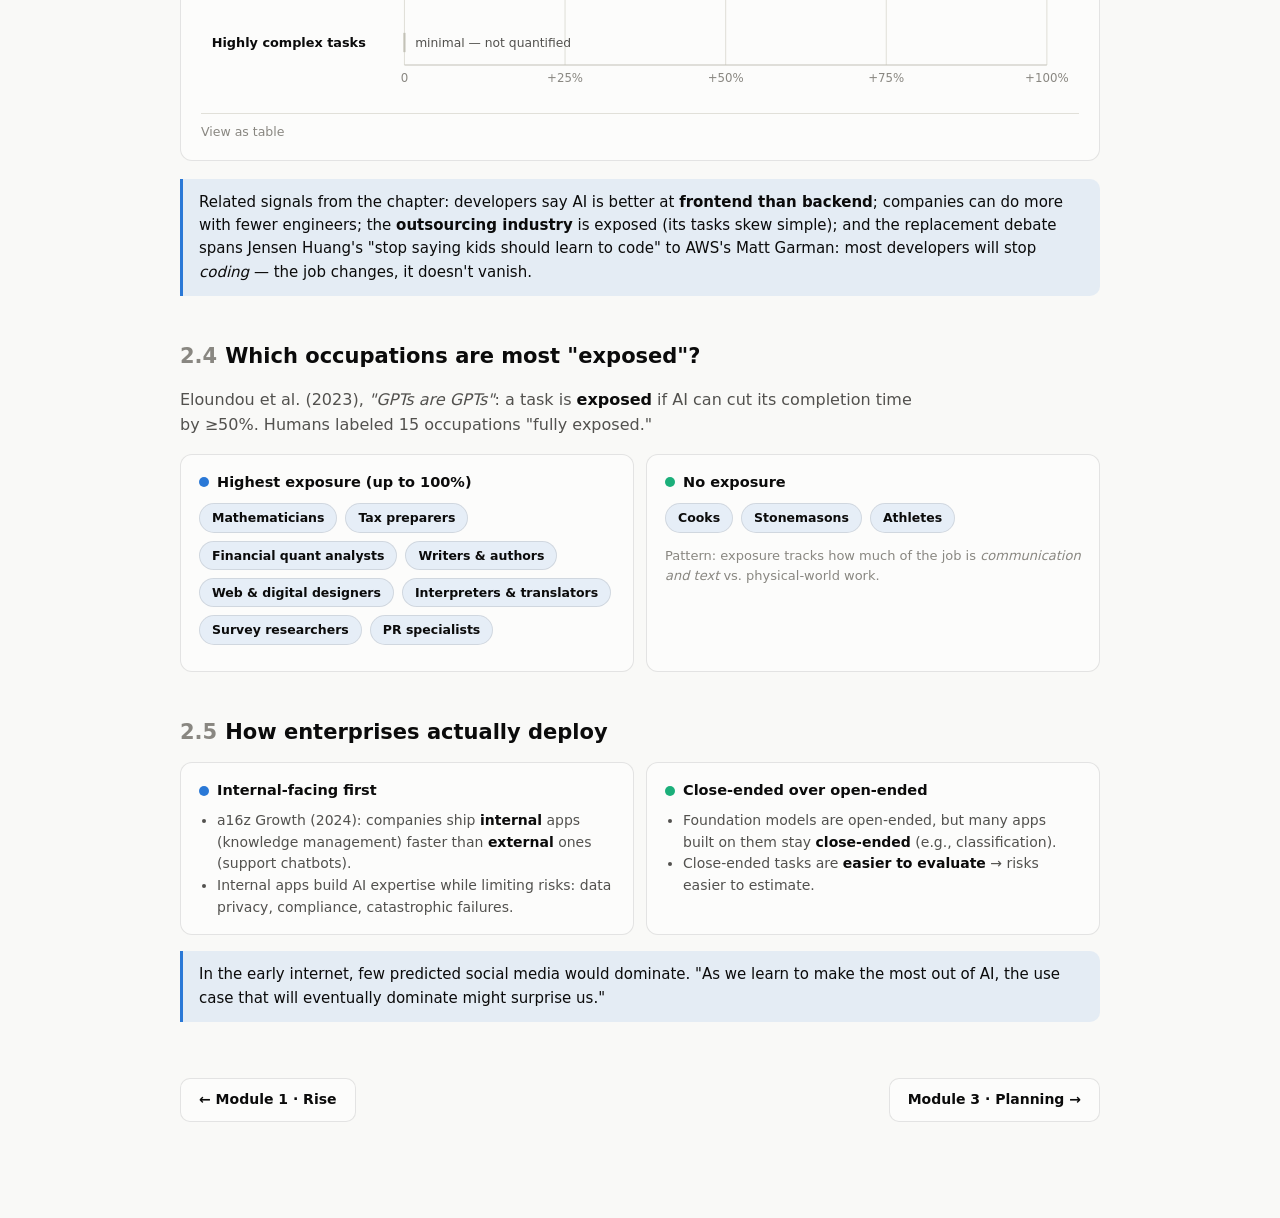
<file: notes/ai-engineering/interactive/02-use-cases.html>
<!DOCTYPE html>
<html lang="en">
<head>
<meta charset="utf-8">
<meta name="viewport" content="width=device-width, initial-scale=1">
<title>Module 2 · Foundation Model Use Cases</title>
<link rel="stylesheet" href="assets/style.css">
</head>
<body>

<nav class="topnav">
  <div class="inner">
    <div class="brand">AI Engineering <span>· Ch. 1</span></div>
    <a href="index.html">Hub</a>
    <a href="01-rise.html">1 · Rise</a>
    <a href="02-use-cases.html" class="active">2 · Use Cases</a>
    <a href="03-planning.html">3 · Planning</a>
    <a href="04-stack.html">4 · Stack</a>
    <a href="05-quiz.html">Quiz</a>
  </div>
</nav>

<div class="wrap">

<header class="pagehead">
  <div class="kicker">Module 2</div>
  <h1>Foundation Model Use Cases</h1>
  <p class="lede">Huyen interviewed 50 companies, read 100+ case studies, and examined 205 open source AI
  apps (≥500 GitHub stars) — and distilled it all into <strong>eight categories</strong>. Flip each card to
  see consumer vs. enterprise examples and the evidence.</p>
</header>

<!-- ============ CATEGORY EXPLORER ============ -->
<h2><span class="sec-no">2.1</span>The eight categories — flip to explore</h2>
<div class="grid-cards" id="cats"></div>
<p class="subtle">Categories overlap on purpose — foundation models are general, so one app can extract data
from a PDF <em>and</em> answer questions about it.</p>

<!-- ============ EVIDENCE TILES ============ -->
<h2><span class="sec-no">2.2</span>The receipts</h2>
<div class="tiles">
  <div class="tile">
    <div class="t-label">GitHub Copilot ARR, 2 yrs after launch</div>
    <div class="t-value">$100M</div>
    <div class="t-note">one of the earliest foundation-model successes</div>
  </div>
  <div class="tile">
    <div class="t-label">Midjourney ARR at ~1.5 years old</div>
    <div class="t-value">$200M</div>
    <div class="t-note">late 2023</div>
  </div>
  <div class="tile">
    <div class="t-label">Writing time with ChatGPT (MIT study)</div>
    <div class="t-value">−40%</div>
    <div class="t-note">quality +18%; gap between writers narrows</div>
  </div>
  <div class="tile">
    <div class="t-label">Chegg share price, Nov 2022 → Sep 2024</div>
    <div class="t-value">$28 → $2</div>
    <div class="t-note">students switched to AI for homework help</div>
  </div>
  <div class="tile">
    <div class="t-label">GenAI users who use it to summarize</div>
    <div class="t-value">74%</div>
    <div class="t-note">Salesforce 2023 Generative AI Snapshot</div>
  </div>
  <div class="tile">
    <div class="t-label">Intelligent data processing market by 2030</div>
    <div class="t-value">$12.81B</div>
    <div class="t-note">growing 32.9% per year</div>
  </div>
</div>

<!-- ============ McKINSEY CHART ============ -->
<h2><span class="sec-no">2.3</span>Where AI helps developers (and where it doesn't)</h2>
<p>Coding is "hands down the most popular use case" — but the productivity gain depends on the task.
The pattern generalizes: AI shines on simple, well-bounded work; gains fade as complexity rises.</p>

<div class="fig">
  <div class="fig-title">Developer productivity gains with AI, by task</div>
  <div class="fig-sub">McKinsey, as reported in the chapter (Figure 1-9) · hover the bars</div>
  <svg viewBox="0 0 820 250" role="img" aria-label="Horizontal bars: documentation about twice as productive; code generation and refactoring 25 to 50 percent more productive; highly complex tasks minimal improvement.">
    <g>
      <line class="gridline" x1="190" y1="14" x2="190" y2="212"/>
      <line class="gridline" x1="340" y1="14" x2="340" y2="212"/>
      <line class="gridline" x1="490" y1="14" x2="490" y2="212"/>
      <line class="gridline" x1="640" y1="14" x2="640" y2="212"/>
      <line class="gridline" x1="790" y1="14" x2="790" y2="212"/>
      <text class="axn" x="190" y="228" text-anchor="middle">0</text>
      <text class="axn" x="340" y="228" text-anchor="middle">+25%</text>
      <text class="axn" x="490" y="228" text-anchor="middle">+50%</text>
      <text class="axn" x="640" y="228" text-anchor="middle">+75%</text>
      <text class="axn" x="790" y="228" text-anchor="middle">+100%</text>
    </g>
    <g>
      <text class="dl" x="10" y="45">Documentation</text>
      <path d="M190 32 h592 a4 4 0 0 1 4 4 v10 a4 4 0 0 1 -4 4 h-592 z" fill="var(--series-1)"
        data-tip="<b>Documentation — ≈2× productivity</b>AI roughly doubles developer output on docs."/>
      <text x="774" y="45" text-anchor="end" style="fill:#fff;font-size:12px;font-weight:600;font-family:system-ui">≈2×</text>

      <text class="dl" x="10" y="95">Code generation</text>
      <rect x="340" y="82" width="150" height="18" rx="4" fill="var(--series-1)"
        data-tip="<b>Code generation — +25–50%</b>Reported as a range, drawn end-to-end."/>
      <text class="dl" x="498" y="95">+25–50%</text>

      <text class="dl" x="10" y="145">Code refactoring</text>
      <rect x="340" y="132" width="150" height="18" rx="4" fill="var(--series-1)"
        data-tip="<b>Code refactoring — +25–50%</b>Reported as a range, drawn end-to-end."/>
      <text class="dl" x="498" y="145">+25–50%</text>

      <text class="dl" x="10" y="195">Highly complex tasks</text>
      <line x1="190" y1="182" x2="190" y2="200" stroke="var(--baseline)" stroke-width="2"
        data-tip="<b>Highly complex tasks — minimal</b>McKinsey observed minimal improvement; no figure given, so no bar is drawn."/>
      <text class="dls" x="200" y="195">minimal — not quantified</text>
    </g>
    <line class="baseline-l" x1="190" y1="212" x2="790" y2="212"/>
  </svg>
  <details class="tblview">
    <summary>View as table</summary>
    <table class="data">
      <tr><th>Task</th><th>Reported gain</th></tr>
      <tr><td>Documentation</td><td>≈2× productivity</td></tr>
      <tr><td>Code generation</td><td>+25–50%</td></tr>
      <tr><td>Code refactoring</td><td>+25–50%</td></tr>
      <tr><td>Highly complex tasks</td><td>Minimal improvement</td></tr>
    </table>
  </details>
</div>

<div class="callout">
  Related signals from the chapter: developers say AI is better at <strong>frontend than backend</strong>;
  companies can do more with fewer engineers; the <strong>outsourcing industry</strong> is exposed (its tasks
  skew simple); and the replacement debate spans Jensen Huang's "stop saying kids should learn to code" to
  AWS's Matt Garman: most developers will stop <em>coding</em> — the job changes, it doesn't vanish.
</div>

<!-- ============ EXPOSURE ============ -->
<h2><span class="sec-no">2.4</span>Which occupations are most "exposed"?</h2>
<p>Eloundou et al. (2023), <em>"GPTs are GPTs"</em>: a task is <strong>exposed</strong> if AI can cut its
completion time by ≥50%. Humans labeled 15 occupations "fully exposed."</p>
<div class="duo">
  <div class="pane">
    <h4><span class="dot s1"></span>Highest exposure (up to 100%)</h4>
    <div class="pill-row">
      <span class="pill">Mathematicians</span><span class="pill">Tax preparers</span>
      <span class="pill">Financial quant analysts</span><span class="pill">Writers &amp; authors</span>
      <span class="pill">Web &amp; digital designers</span><span class="pill">Interpreters &amp; translators</span>
      <span class="pill">Survey researchers</span><span class="pill">PR specialists</span>
    </div>
  </div>
  <div class="pane">
    <h4><span class="dot s2"></span>No exposure</h4>
    <div class="pill-row">
      <span class="pill">Cooks</span><span class="pill">Stonemasons</span><span class="pill">Athletes</span>
    </div>
    <p class="subtle" style="margin-bottom:0">Pattern: exposure tracks how much of the job is
    <em>communication and text</em> vs. physical-world work.</p>
  </div>
</div>

<!-- ============ ENTERPRISE RISK ============ -->
<h2><span class="sec-no">2.5</span>How enterprises actually deploy</h2>
<div class="duo">
  <div class="pane">
    <h4><span class="dot s1"></span>Internal-facing first</h4>
    <ul>
      <li>a16z Growth (2024): companies ship <strong>internal</strong> apps (knowledge management) faster
        than <strong>external</strong> ones (support chatbots).</li>
      <li>Internal apps build AI expertise while limiting risks: data privacy, compliance, catastrophic
        failures.</li>
    </ul>
  </div>
  <div class="pane">
    <h4><span class="dot s2"></span>Close-ended over open-ended</h4>
    <ul>
      <li>Foundation models are open-ended, but many apps built on them stay <strong>close-ended</strong>
        (e.g., classification).</li>
      <li>Close-ended tasks are <strong>easier to evaluate</strong> → risks easier to estimate.</li>
    </ul>
  </div>
</div>

<div class="callout">
  In the early internet, few predicted social media would dominate. "As we learn to make the most out of
  AI, the use case that will eventually dominate might surprise us."
</div>

<div class="foot-nav">
  <a href="01-rise.html">← Module 1 · Rise</a>
  <a href="03-planning.html">Module 3 · Planning →</a>
</div>

</div>

<div class="chart-tip" id="tip"></div>

<script>
/* ---------- category flip cards ---------- */
const cats = [
  { name:'Coding', emoji:'⌨️',
    c:'General coding, English→SQL, screenshot→website, translating frameworks, docs, tests, commit messages',
    e:'Same — coding is the #1 use case in surveys',
    ev:'Copilot: $100M ARR in 2 years' },
  { name:'Image & video production', emoji:'🎬',
    c:'Photo/video editing, design, AI profile photos',
    e:'Presentations, ad generation, seasonal ad variants',
    ev:'Midjourney: $200M ARR at ~1.5 yrs' },
  { name:'Writing', emoji:'✍️',
    c:'Email, social media & blog posts, essays, fiction',
    e:'Copywriting, SEO, reports, memos, design docs, outreach',
    ev:'MIT study: time −40%, quality +18%' },
  { name:'Education', emoji:'🎓',
    c:'Tutoring, essay grading, personalized materials, language practice',
    e:'Employee onboarding, upskill training',
    ev:'Duolingo: personalization stage benefits most; Chegg $28→$2' },
  { name:'Conversational bots', emoji:'💬',
    c:'General chatbots, AI companions, smart NPCs in games',
    e:'Customer support, product copilots (taxes, claims, policies)',
    ev:'Bots can even simulate societies (Park et al., 2023)' },
  { name:'Information aggregation', emoji:'📰',
    c:'Summarization, talk-to-your-docs',
    e:'Meeting/email/Slack distillation, market research',
    ev:'74% of genAI users summarize (Salesforce); Instacart "Fast Breakdown"' },
  { name:'Data organization', emoji:'🗂️',
    c:'Image search, memex',
    e:'Knowledge management, document processing, extract structured from unstructured',
    ev:'IDP market: $12.81B by 2030 (+32.9%/yr)' },
  { name:'Workflow automation', emoji:'⚙️',
    c:'Travel & event planning, refunds, forms',
    e:'Data extraction/entry/annotation, lead generation, invoicing',
    ev:'Agents = AI that can plan and use tools (Chapter 6)' },
];
document.getElementById('cats').innerHTML = cats.map(c=>`
  <div class="flip" tabindex="0" role="button" aria-label="${c.name} — activate to flip">
    <div class="inner">
      <div class="face">
        <div style="font-size:26px">${c.emoji}</div>
        <div class="f-title">${c.name}</div>
        <div class="f-hint">Click to flip ↻</div>
      </div>
      <div class="face back">
        <div><strong style="color:var(--text-primary)">Consumer:</strong> ${c.c}</div>
        <div style="margin-top:6px"><strong style="color:var(--text-primary)">Enterprise:</strong> ${c.e}</div>
        <div style="margin-top:6px; color:var(--accent-ink); font-weight:600">${c.ev}</div>
      </div>
    </div>
  </div>`).join('');
document.querySelectorAll('.flip').forEach(f=>{
  const t = ()=> f.classList.toggle('flipped');
  f.addEventListener('click', t);
  f.addEventListener('keydown', e=>{ if(e.key==='Enter'||e.key===' '){ e.preventDefault(); t(); } });
});

/* ---------- chart tooltips ---------- */
const tip = document.getElementById('tip');
document.querySelectorAll('[data-tip]').forEach(el=>{
  el.style.cursor = 'pointer';
  el.addEventListener('mousemove', e=>{
    tip.innerHTML = el.dataset.tip;
    tip.style.opacity = 1;
    const pad = 14, w = tip.offsetWidth;
    let x = e.clientX + pad; if (x + w > innerWidth - 8) x = e.clientX - w - pad;
    tip.style.left = x + 'px'; tip.style.top = (e.clientY + pad) + 'px';
  });
  el.addEventListener('mouseleave', ()=>{ tip.style.opacity = 0; });
});
</script>
</body>
</html>
</file>
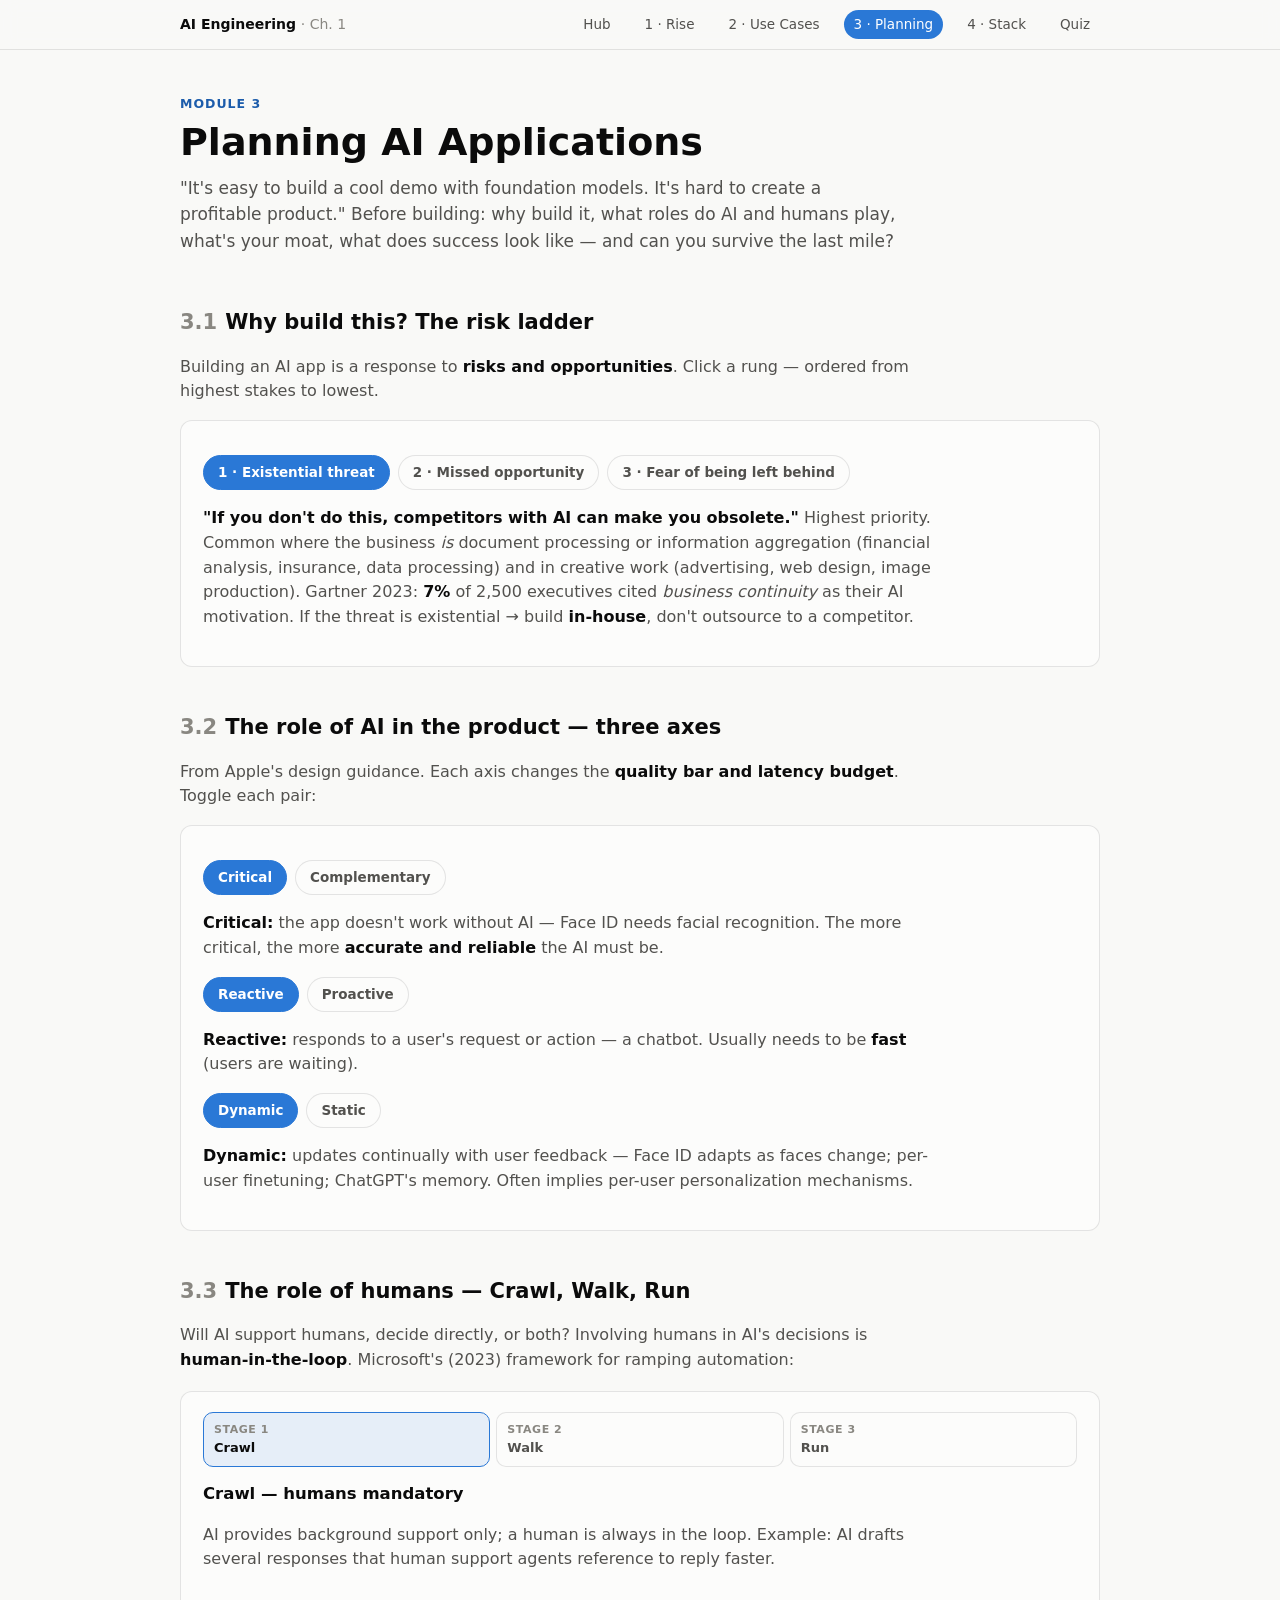
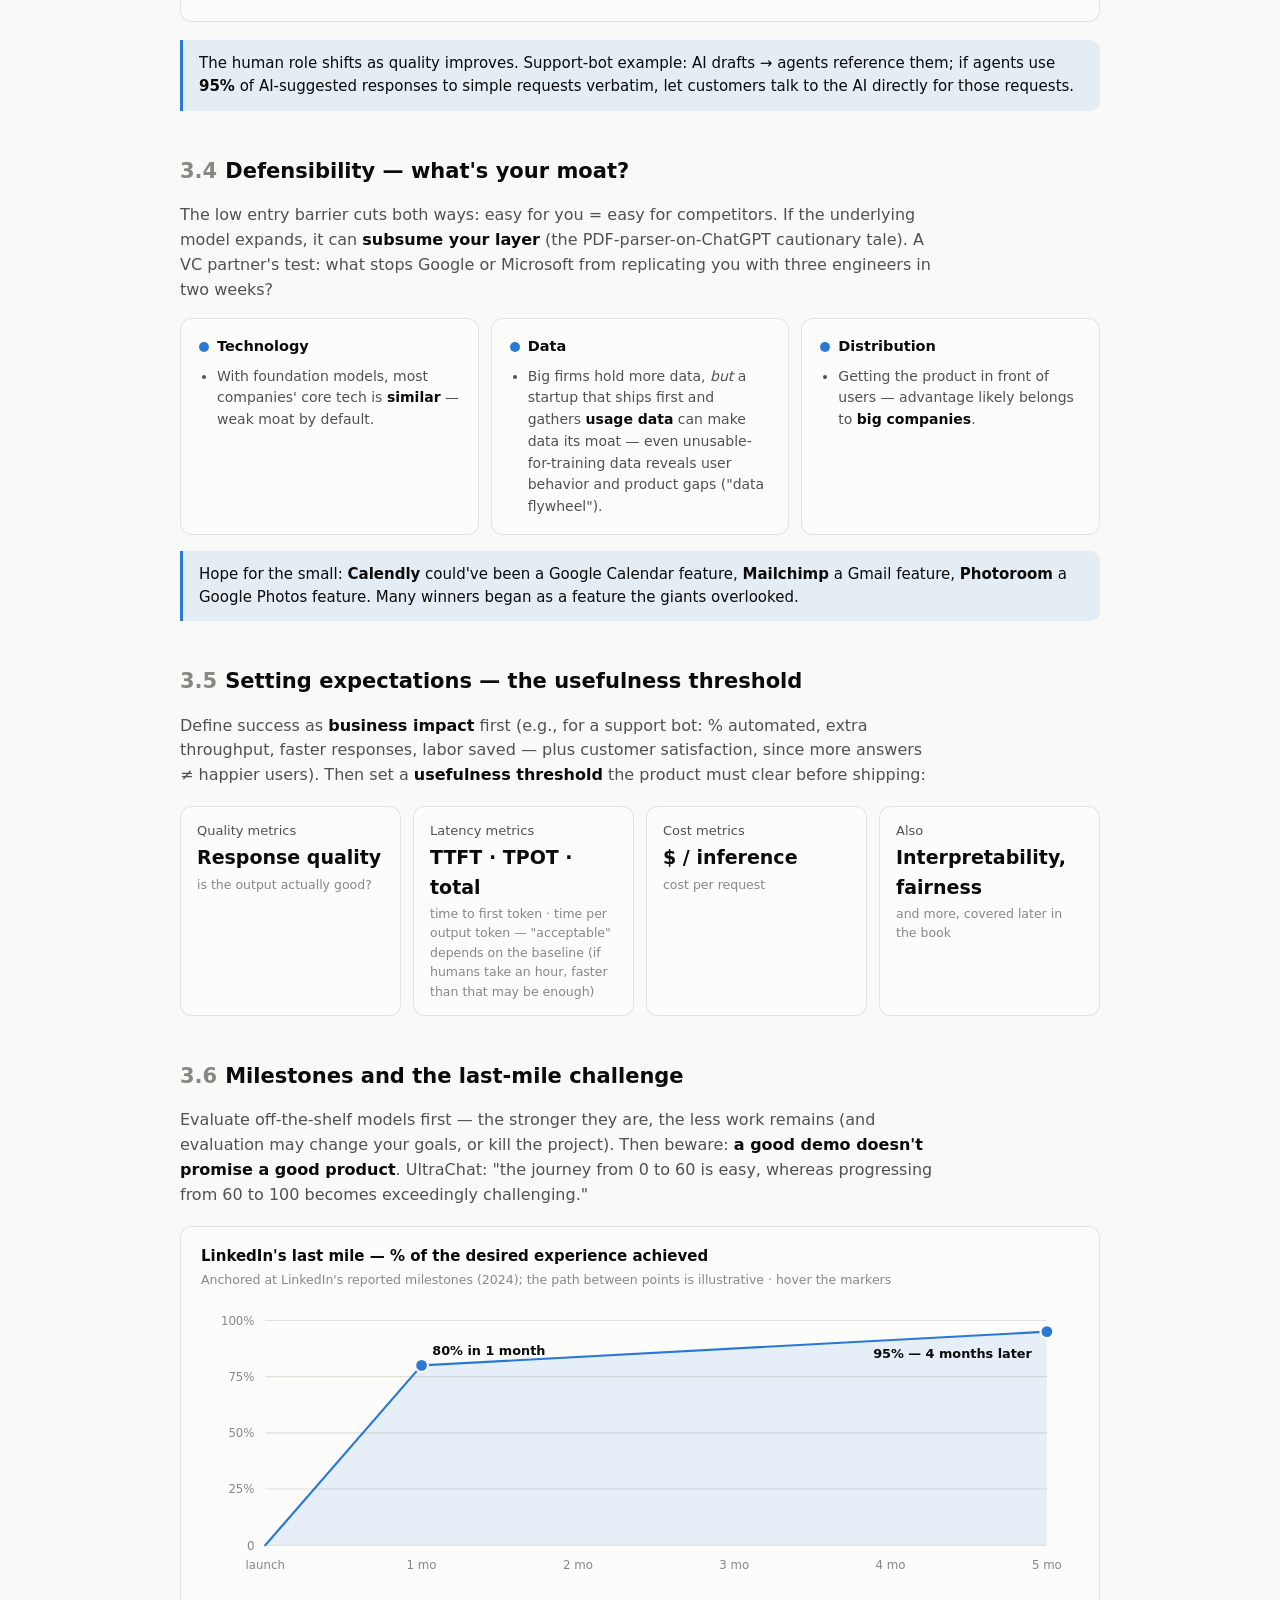
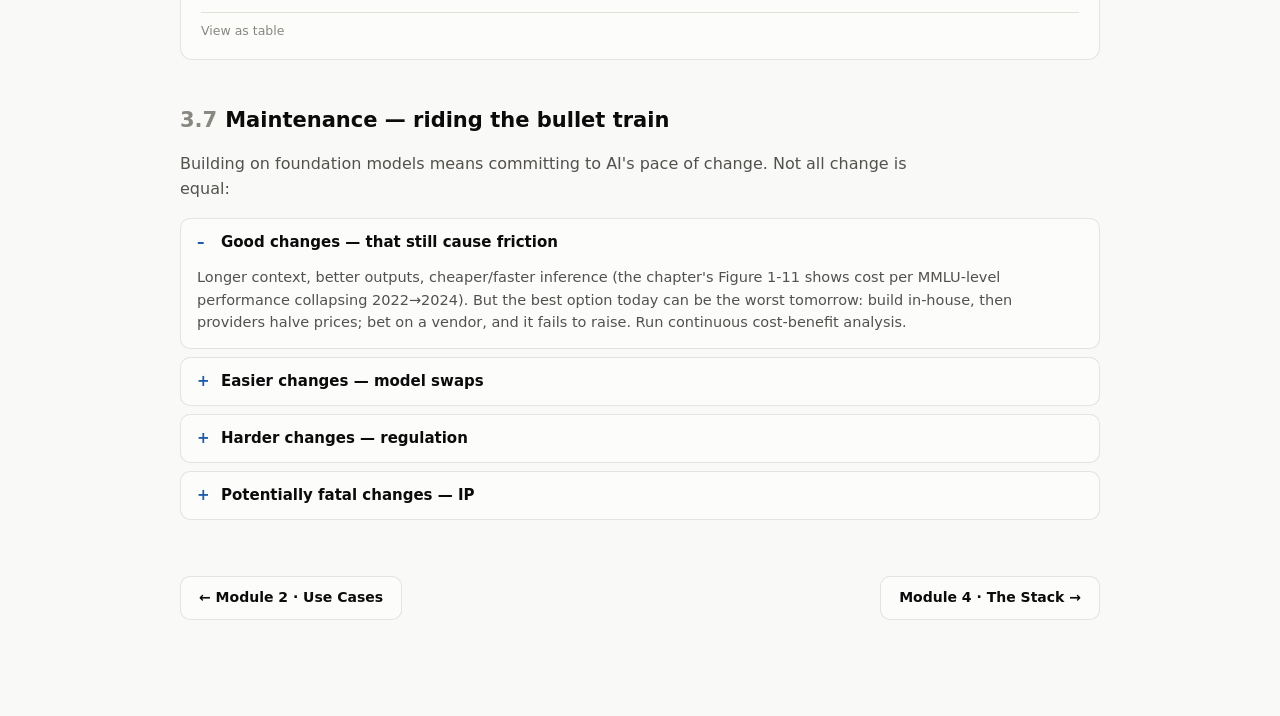
<file: notes/ai-engineering/interactive/03-planning.html>
<!DOCTYPE html>
<html lang="en">
<head>
<meta charset="utf-8">
<meta name="viewport" content="width=device-width, initial-scale=1">
<title>Module 3 · Planning AI Applications</title>
<link rel="stylesheet" href="assets/style.css">
</head>
<body>

<nav class="topnav">
  <div class="inner">
    <div class="brand">AI Engineering <span>· Ch. 1</span></div>
    <a href="index.html">Hub</a>
    <a href="01-rise.html">1 · Rise</a>
    <a href="02-use-cases.html">2 · Use Cases</a>
    <a href="03-planning.html" class="active">3 · Planning</a>
    <a href="04-stack.html">4 · Stack</a>
    <a href="05-quiz.html">Quiz</a>
  </div>
</nav>

<div class="wrap">

<header class="pagehead">
  <div class="kicker">Module 3</div>
  <h1>Planning AI Applications</h1>
  <p class="lede">"It's easy to build a cool demo with foundation models. It's hard to create a profitable
  product." Before building: why build it, what roles do AI and humans play, what's your moat, what does
  success look like — and can you survive the last mile?</p>
</header>

<!-- ============ WHY BUILD ============ -->
<h2><span class="sec-no">3.1</span>Why build this? The risk ladder</h2>
<p>Building an AI app is a response to <strong>risks and opportunities</strong>. Click a rung — ordered
from highest stakes to lowest.</p>

<div class="card">
  <div class="tabs">
    <button data-tab="r1" aria-selected="true">1 · Existential threat</button>
    <button data-tab="r2" aria-selected="false">2 · Missed opportunity</button>
    <button data-tab="r3" aria-selected="false">3 · Fear of being left behind</button>
  </div>
  <div class="tabpanel open" data-panel="r1">
    <p><strong>"If you don't do this, competitors with AI can make you obsolete."</strong> Highest priority.
    Common where the business <em>is</em> document processing or information aggregation (financial
    analysis, insurance, data processing) and in creative work (advertising, web design, image production).
    Gartner 2023: <strong>7%</strong> of 2,500 executives cited <em>business continuity</em> as their AI
    motivation. If the threat is existential → build <strong>in-house</strong>, don't outsource to a
    competitor.</p>
  </div>
  <div class="tabpanel" data-panel="r2">
    <p><strong>"You'll miss chances to boost profits and productivity."</strong> The most common motive. AI
    can cut acquisition costs (copy, product descriptions, visuals), lift retention (support,
    personalization), and help with lead gen, internal comms, market research, competitor tracking. Here,
    <strong>buy</strong> options often beat building — cheaper, faster, sometimes better.</p>
  </div>
  <div class="tabpanel" data-panel="r3">
    <p><strong>"Unsure where AI fits — but don't want to lag."</strong> Don't chase every hype train, but
    waiting too long has been fatal — cue <strong>Kodak, Blockbuster, BlackBerry</strong>. Investing to
    understand a transformational technology is reasonable if affordable (often lives in R&amp;D at big
    companies; small startups may not afford even one person "looking around").</p>
  </div>
</div>

<!-- ============ APPLE AXES ============ -->
<h2><span class="sec-no">3.2</span>The role of AI in the product — three axes</h2>
<p>From Apple's design guidance. Each axis changes the <strong>quality bar and latency budget</strong>.
Toggle each pair:</p>

<div class="card" id="axes">
  <div class="axis" data-axis="0">
    <div class="tabs">
      <button data-side="a" aria-selected="true">Critical</button>
      <button data-side="b" aria-selected="false">Complementary</button>
    </div>
    <p class="axis-body"></p>
  </div>
  <div class="axis" data-axis="1">
    <div class="tabs">
      <button data-side="a" aria-selected="true">Reactive</button>
      <button data-side="b" aria-selected="false">Proactive</button>
    </div>
    <p class="axis-body"></p>
  </div>
  <div class="axis" data-axis="2">
    <div class="tabs">
      <button data-side="a" aria-selected="true">Dynamic</button>
      <button data-side="b" aria-selected="false">Static</button>
    </div>
    <p class="axis-body"></p>
  </div>
</div>

<!-- ============ HUMAN ROLE ============ -->
<h2><span class="sec-no">3.3</span>The role of humans — Crawl, Walk, Run</h2>
<p>Will AI support humans, decide directly, or both? Involving humans in AI's decisions is
<strong>human-in-the-loop</strong>. Microsoft's (2023) framework for ramping automation:</p>

<div class="stepper card" id="cwr">
  <div class="track">
    <button data-step="0" aria-current="step"><span class="step-no">STAGE 1</span>Crawl</button>
    <button data-step="1"><span class="step-no">STAGE 2</span>Walk</button>
    <button data-step="2"><span class="step-no">STAGE 3</span>Run</button>
  </div>
  <div class="step-body" id="cwr-body"></div>
</div>

<div class="callout">
  The human role shifts as quality improves. Support-bot example: AI drafts → agents reference them;
  if agents use <strong>95%</strong> of AI-suggested responses to simple requests verbatim, let customers
  talk to the AI directly for those requests.
</div>

<!-- ============ DEFENSIBILITY ============ -->
<h2><span class="sec-no">3.4</span>Defensibility — what's your moat?</h2>
<p>The low entry barrier cuts both ways: easy for you = easy for competitors. If the underlying model
expands, it can <strong>subsume your layer</strong> (the PDF-parser-on-ChatGPT cautionary tale). A VC
partner's test: what stops Google or Microsoft from replicating you with three engineers in two weeks?</p>

<div class="duo" style="grid-template-columns: repeat(auto-fit, minmax(230px, 1fr));">
  <div class="pane">
    <h4><span class="dot s1"></span>Technology</h4>
    <ul><li>With foundation models, most companies' core tech is <strong>similar</strong> — weak moat by
    default.</li></ul>
  </div>
  <div class="pane">
    <h4><span class="dot s1"></span>Data</h4>
    <ul><li>Big firms hold more data, <em>but</em> a startup that ships first and gathers
    <strong>usage data</strong> can make data its moat — even unusable-for-training data reveals user
    behavior and product gaps ("data flywheel").</li></ul>
  </div>
  <div class="pane">
    <h4><span class="dot s1"></span>Distribution</h4>
    <ul><li>Getting the product in front of users — advantage likely belongs to <strong>big
    companies</strong>.</li></ul>
  </div>
</div>

<div class="callout">
  Hope for the small: <strong>Calendly</strong> could've been a Google Calendar feature,
  <strong>Mailchimp</strong> a Gmail feature, <strong>Photoroom</strong> a Google Photos feature. Many
  winners began as a feature the giants overlooked.
</div>

<!-- ============ METRICS ============ -->
<h2><span class="sec-no">3.5</span>Setting expectations — the usefulness threshold</h2>
<p>Define success as <strong>business impact</strong> first (e.g., for a support bot: % automated, extra
throughput, faster responses, labor saved — plus customer satisfaction, since more answers ≠ happier
users). Then set a <strong>usefulness threshold</strong> the product must clear before shipping:</p>

<div class="tiles">
  <div class="tile">
    <div class="t-label">Quality metrics</div>
    <div class="t-value" style="font-size:19px">Response quality</div>
    <div class="t-note">is the output actually good?</div>
  </div>
  <div class="tile">
    <div class="t-label">Latency metrics</div>
    <div class="t-value" style="font-size:19px">TTFT · TPOT · total</div>
    <div class="t-note">time to first token · time per output token — "acceptable" depends on the baseline
    (if humans take an hour, faster than that may be enough)</div>
  </div>
  <div class="tile">
    <div class="t-label">Cost metrics</div>
    <div class="t-value" style="font-size:19px">$ / inference</div>
    <div class="t-note">cost per request</div>
  </div>
  <div class="tile">
    <div class="t-label">Also</div>
    <div class="t-value" style="font-size:19px">Interpretability, fairness</div>
    <div class="t-note">and more, covered later in the book</div>
  </div>
</div>

<!-- ============ LAST MILE CHART ============ -->
<h2><span class="sec-no">3.6</span>Milestones and the last-mile challenge</h2>
<p>Evaluate off-the-shelf models first — the stronger they are, the less work remains (and evaluation may
change your goals, or kill the project). Then beware: <strong>a good demo doesn't promise a good
product</strong>. UltraChat: "the journey from 0 to 60 is easy, whereas progressing from 60 to 100 becomes
exceedingly challenging."</p>

<div class="fig">
  <div class="fig-title">LinkedIn's last mile — % of the desired experience achieved</div>
  <div class="fig-sub">Anchored at LinkedIn's reported milestones (2024); the path between points is
  illustrative · hover the markers</div>
  <svg viewBox="0 0 820 285" role="img" aria-label="Line chart: 80 percent of the desired experience after 1 month, then 4 more months to pass 95 percent.">
    <g>
      <line class="gridline" x1="60" y1="230" x2="790" y2="230"/>
      <line class="gridline" x1="60" y1="177.5" x2="790" y2="177.5"/>
      <line class="gridline" x1="60" y1="125" x2="790" y2="125"/>
      <line class="gridline" x1="60" y1="72.5" x2="790" y2="72.5"/>
      <line class="gridline" x1="60" y1="20" x2="790" y2="20"/>
      <text class="axn" x="50" y="234" text-anchor="end">0</text>
      <text class="axn" x="50" y="181.5" text-anchor="end">25%</text>
      <text class="axn" x="50" y="129" text-anchor="end">50%</text>
      <text class="axn" x="50" y="76.5" text-anchor="end">75%</text>
      <text class="axn" x="50" y="24" text-anchor="end">100%</text>
      <text class="axn" x="60" y="252" text-anchor="middle">launch</text>
      <text class="axn" x="206" y="252" text-anchor="middle">1 mo</text>
      <text class="axn" x="352" y="252" text-anchor="middle">2 mo</text>
      <text class="axn" x="498" y="252" text-anchor="middle">3 mo</text>
      <text class="axn" x="644" y="252" text-anchor="middle">4 mo</text>
      <text class="axn" x="790" y="252" text-anchor="middle">5 mo</text>
    </g>
    <path d="M60 230 L206 62 L790 30.5 L790 230 Z" fill="var(--series-1-wash)" stroke="none"/>
    <path d="M60 230 L206 62 L790 30.5" fill="none" stroke="var(--series-1)" stroke-width="2" stroke-linejoin="round" stroke-linecap="round"/>
    <circle cx="206" cy="62" r="6" fill="var(--series-1)" stroke="var(--surface-1)" stroke-width="2"
      data-tip="<b>1 month → 80%</b>The fast, encouraging start that made LinkedIn 'grossly underestimate' the rest."/>
    <circle cx="790" cy="30.5" r="6" fill="var(--series-1)" stroke="var(--surface-1)" stroke-width="2"
      data-tip="<b>5 months → 95%+</b>Four more months to gain 15 points — kinks and hallucinations; each extra 1% 'discouragingly' slow."/>
    <text class="dl" x="216" y="52">80% in 1 month</text>
    <text class="dl" x="776" y="55" text-anchor="end">95% — 4 months later</text>
  </svg>
  <details class="tblview">
    <summary>View as table</summary>
    <table class="data">
      <tr><th>Milestone</th><th class="num">Elapsed time</th><th class="num">Experience achieved</th></tr>
      <tr><td>Fast start</td><td class="num">1 month</td><td class="num">80%</td></tr>
      <tr><td>Last mile</td><td class="num">5 months</td><td class="num">95%+</td></tr>
    </table>
  </details>
</div>

<!-- ============ MAINTENANCE ============ -->
<h2><span class="sec-no">3.7</span>Maintenance — riding the bullet train</h2>
<p>Building on foundation models means committing to AI's pace of change. Not all change is equal:</p>

<details class="acc" open>
  <summary>Good changes — that still cause friction</summary>
  <div class="acc-body">Longer context, better outputs, cheaper/faster inference (the chapter's Figure 1-11
  shows cost per MMLU-level performance collapsing 2022→2024). But the best option today can be the worst
  tomorrow: build in-house, then providers halve prices; bet on a vendor, and it fails to raise. Run
  continuous cost-benefit analysis.</div>
</details>
<details class="acc">
  <summary>Easier changes — model swaps</summary>
  <div class="acc-body">Providers converge on similar APIs, so swapping is getting easier — but every model
  has quirks, so prompts, workflows, and data need re-tuning. Painless only with <strong>versioning and
  evaluation infrastructure</strong> in place.</div>
</details>
<details class="acc">
  <summary>Harder changes — regulation</summary>
  <div class="acc-body">AI is a national-security matter: compute, talent, and data are heavily regulated.
  GDPR compliance cost businesses an estimated <strong>$9B</strong>; compute access can change overnight
  (US October 2023 Executive Order). "If your GPU vendor is suddenly banned from selling GPUs to your
  country, you're in trouble."</div>
</details>
<details class="acc">
  <summary>Potentially fatal changes — IP</summary>
  <div class="acc-body">IP rules for AI are unsettled. If your product sits on a model trained on other
  people's data, will your product's IP stay yours? IP-heavy companies (e.g., game studios) hesitate for
  exactly this reason.</div>
</details>

<div class="foot-nav">
  <a href="02-use-cases.html">← Module 2 · Use Cases</a>
  <a href="04-stack.html">Module 4 · The Stack →</a>
</div>

</div>

<div class="chart-tip" id="tip"></div>

<script>
/* ---------- generic tabs (risk ladder) ---------- */
document.querySelectorAll('.tabs').forEach(tabs=>{
  const btns = [...tabs.querySelectorAll('button[data-tab]')];
  if(!btns.length) return;
  btns.forEach(b=> b.addEventListener('click', ()=>{
    btns.forEach(x=>x.setAttribute('aria-selected', x===b));
    const scope = tabs.parentElement;
    scope.querySelectorAll('.tabpanel').forEach(p=> p.classList.toggle('open', p.dataset.panel===b.dataset.tab));
  }));
});

/* ---------- Apple axes toggles ---------- */
const axes = [
  { a:`<strong>Critical:</strong> the app doesn't work without AI — Face ID needs facial recognition.
       The more critical, the more <strong>accurate and reliable</strong> the AI must be.`,
    b:`<strong>Complementary:</strong> the app survives without AI — Gmail works without Smart Compose.
       Users forgive mistakes when AI isn't core.` },
  { a:`<strong>Reactive:</strong> responds to a user's request or action — a chatbot. Usually needs to be
       <strong>fast</strong> (users are waiting).`,
    b:`<strong>Proactive:</strong> fires when there's an opportunity — Google Maps traffic alerts. Can be
       <strong>precomputed</strong> (latency matters less), but carries a <strong>higher quality bar</strong>:
       nobody asked for it, so low quality reads as intrusive.` },
  { a:`<strong>Dynamic:</strong> updates continually with user feedback — Face ID adapts as faces change;
       per-user finetuning; ChatGPT's memory. Often implies per-user personalization mechanisms.`,
    b:`<strong>Static:</strong> updates periodically — object detection in Google Photos updates when the
       app updates. Often one shared model for a whole user group.` },
];
document.querySelectorAll('#axes .axis').forEach(ax=>{
  const i = +ax.dataset.axis;
  const body = ax.querySelector('.axis-body');
  const btns = [...ax.querySelectorAll('button[data-side]')];
  const render = side => { body.innerHTML = axes[i][side]; };
  btns.forEach(b=> b.addEventListener('click', ()=>{
    btns.forEach(x=>x.setAttribute('aria-selected', x===b));
    render(b.dataset.side);
  }));
  render('a');
});

/* ---------- crawl-walk-run stepper ---------- */
const cwrSteps = [
  `<h3 style="margin-top:0">Crawl — humans mandatory</h3>
   <p>AI provides background support only; a human is always in the loop. Example: AI drafts several
   responses that human support agents reference to reply faster.</p>`,
  `<h3 style="margin-top:0">Walk — AI works with insiders</h3>
   <p>AI interacts directly with <strong>internal employees</strong>. Mistakes stay in the family while you
   measure quality — e.g., tracking how often agents accept AI suggestions verbatim.</p>`,
  `<h3 style="margin-top:0">Run — AI meets the world</h3>
   <p>Increased automation, potentially <strong>direct AI interaction with external users</strong> — e.g.,
   AI answers simple customer requests end-to-end and routes complex ones to humans.</p>`
];
let cwrI = 0;
const cwrBtns = [...document.querySelectorAll('#cwr .track button')];
function cwrRender(){
  document.getElementById('cwr-body').innerHTML = cwrSteps[cwrI];
  cwrBtns.forEach((b,i)=> i===cwrI ? b.setAttribute('aria-current','step') : b.removeAttribute('aria-current'));
}
cwrBtns.forEach(b=> b.addEventListener('click', ()=>{ cwrI=+b.dataset.step; cwrRender(); }));
cwrRender();

/* ---------- chart tooltips ---------- */
const tip = document.getElementById('tip');
document.querySelectorAll('[data-tip]').forEach(el=>{
  el.style.cursor = 'pointer';
  el.addEventListener('mousemove', e=>{
    tip.innerHTML = el.dataset.tip;
    tip.style.opacity = 1;
    const pad = 14, w = tip.offsetWidth;
    let x = e.clientX + pad; if (x + w > innerWidth - 8) x = e.clientX - w - pad;
    tip.style.left = x + 'px'; tip.style.top = (e.clientY + pad) + 'px';
  });
  el.addEventListener('mouseleave', ()=>{ tip.style.opacity = 0; });
});
</script>
</body>
</html>
</file>
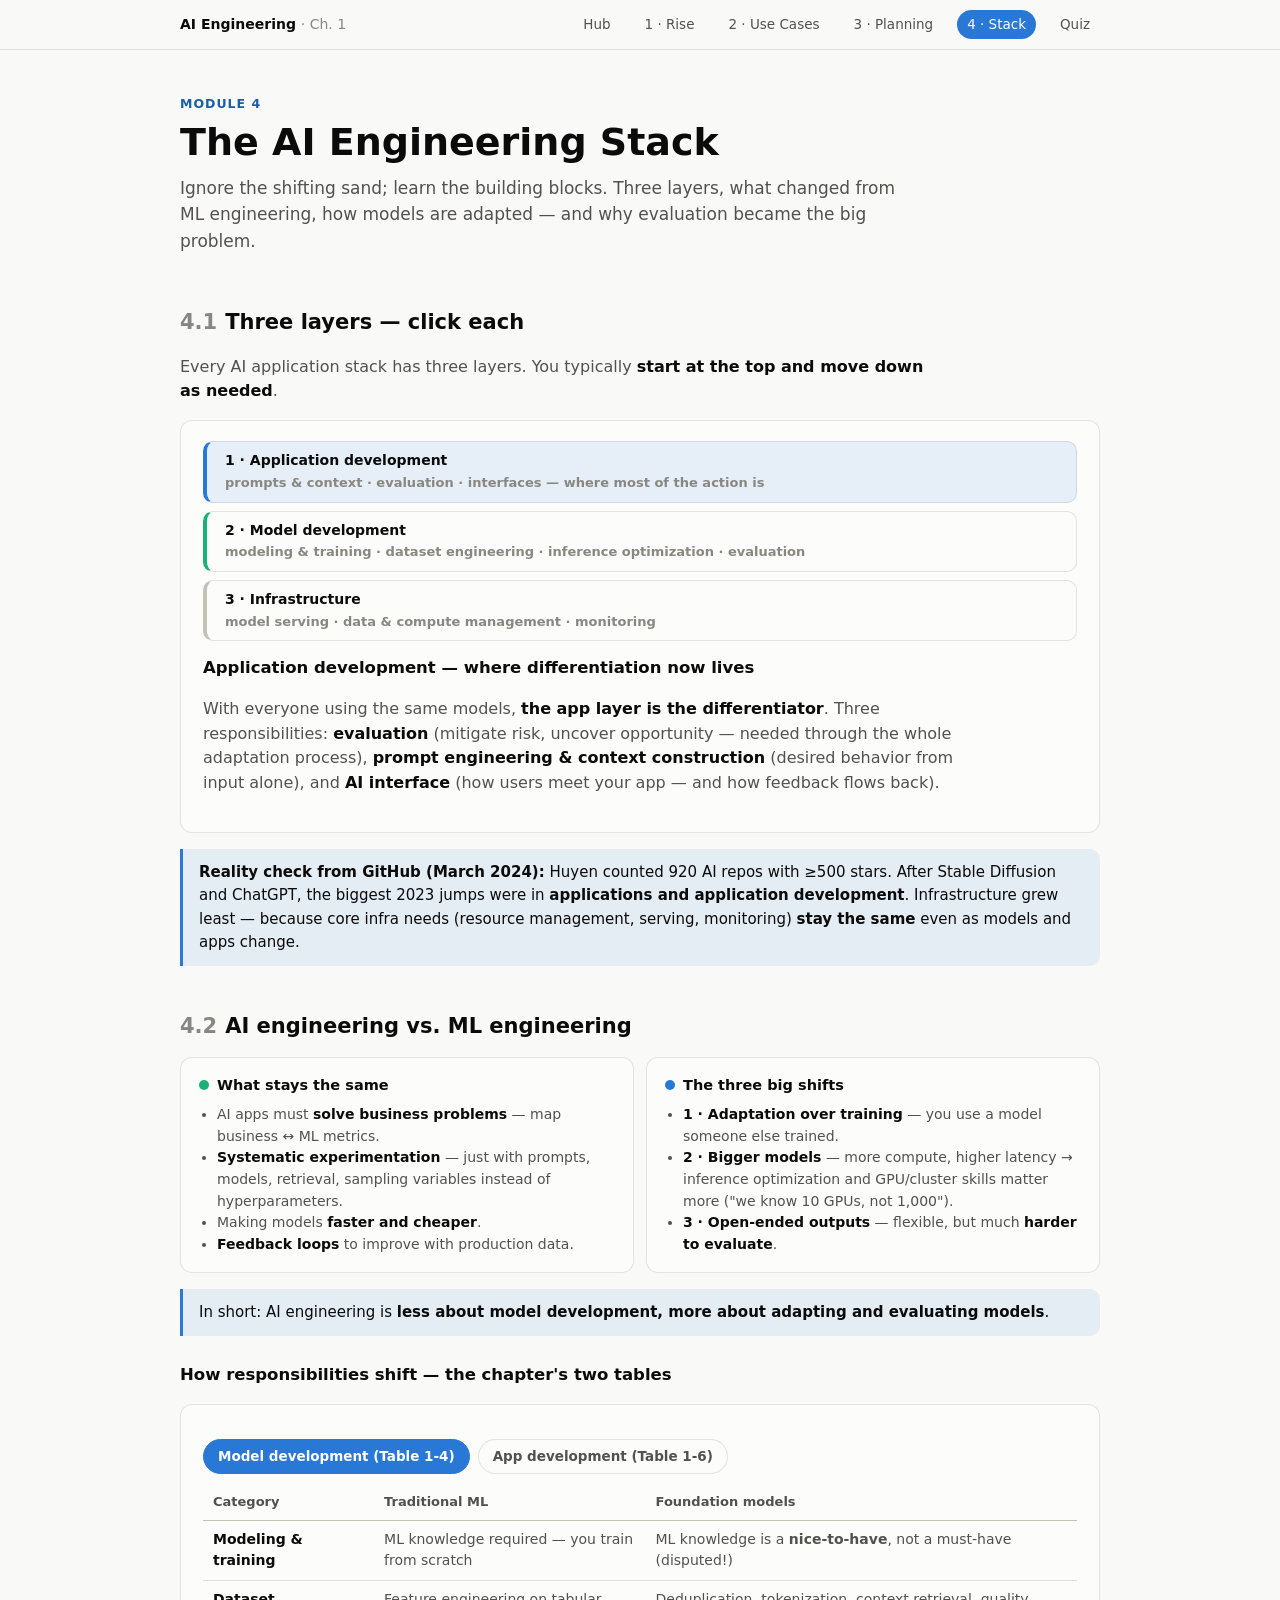
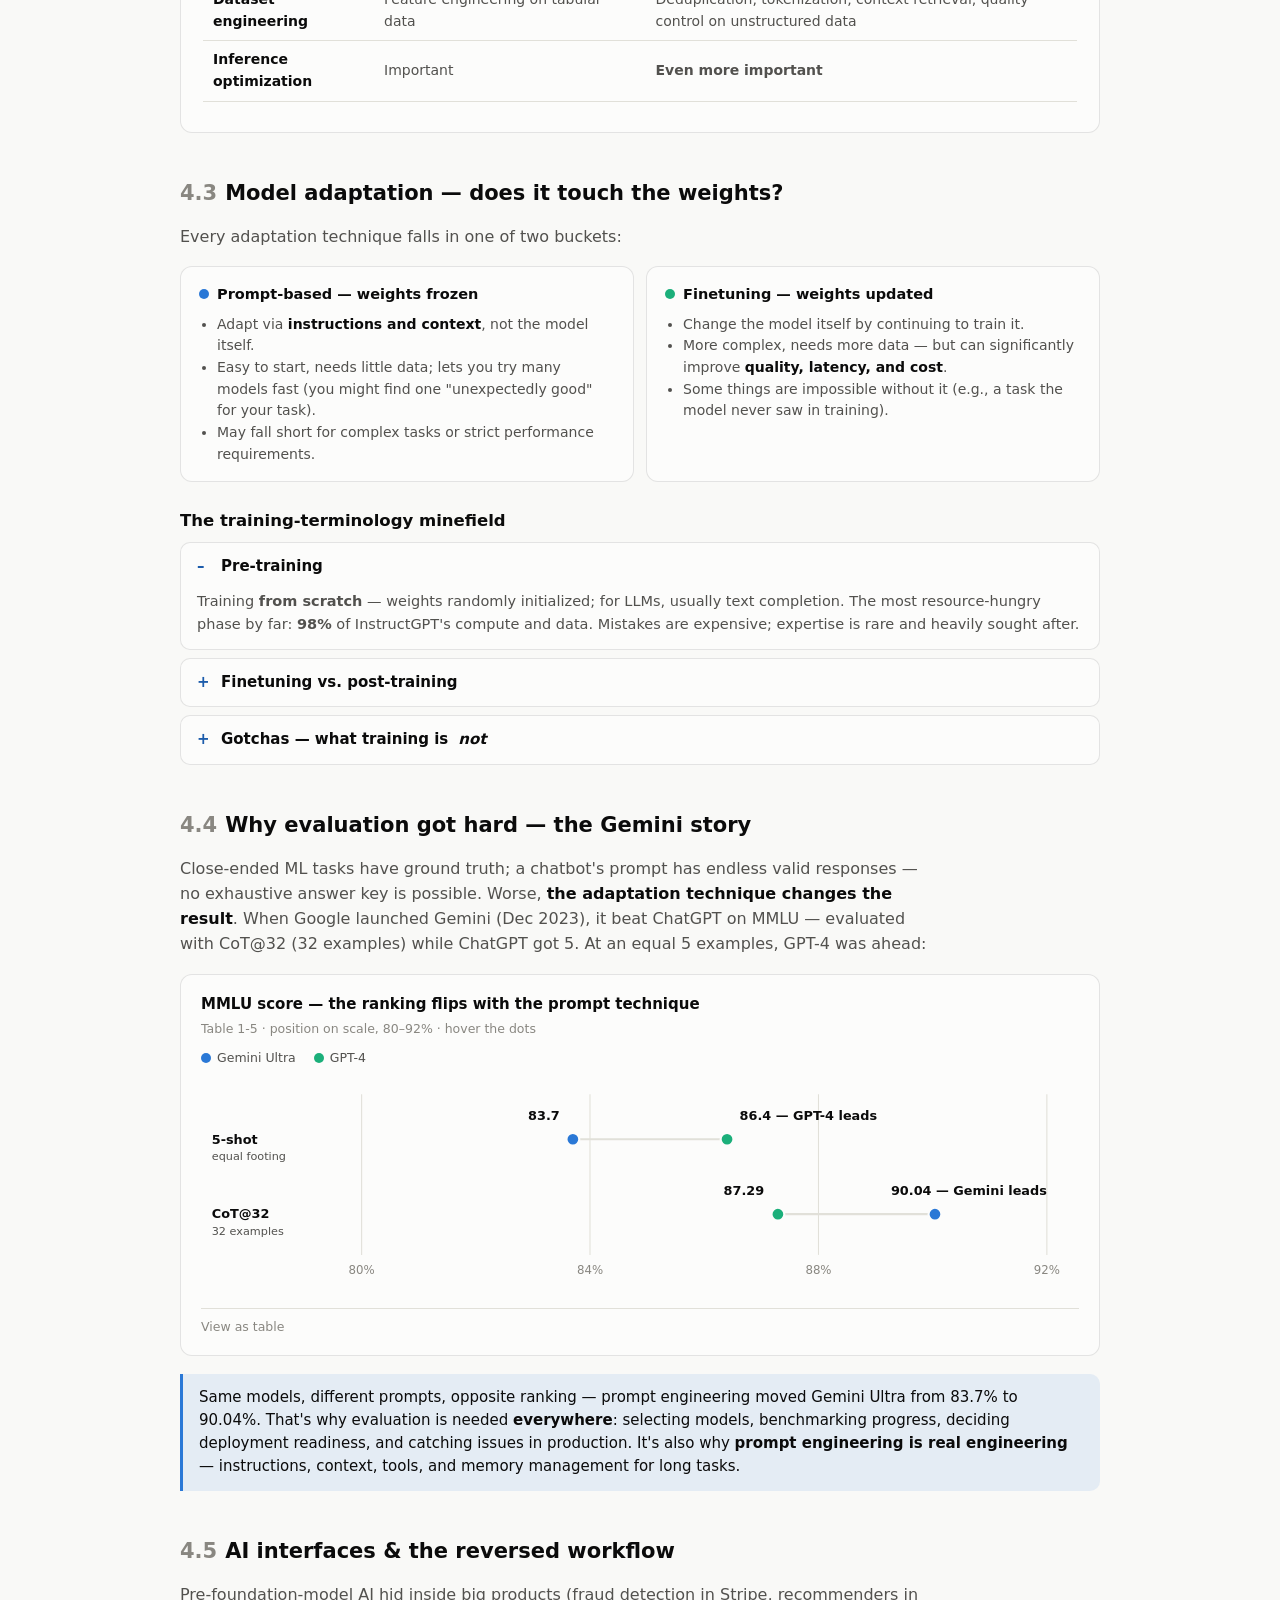
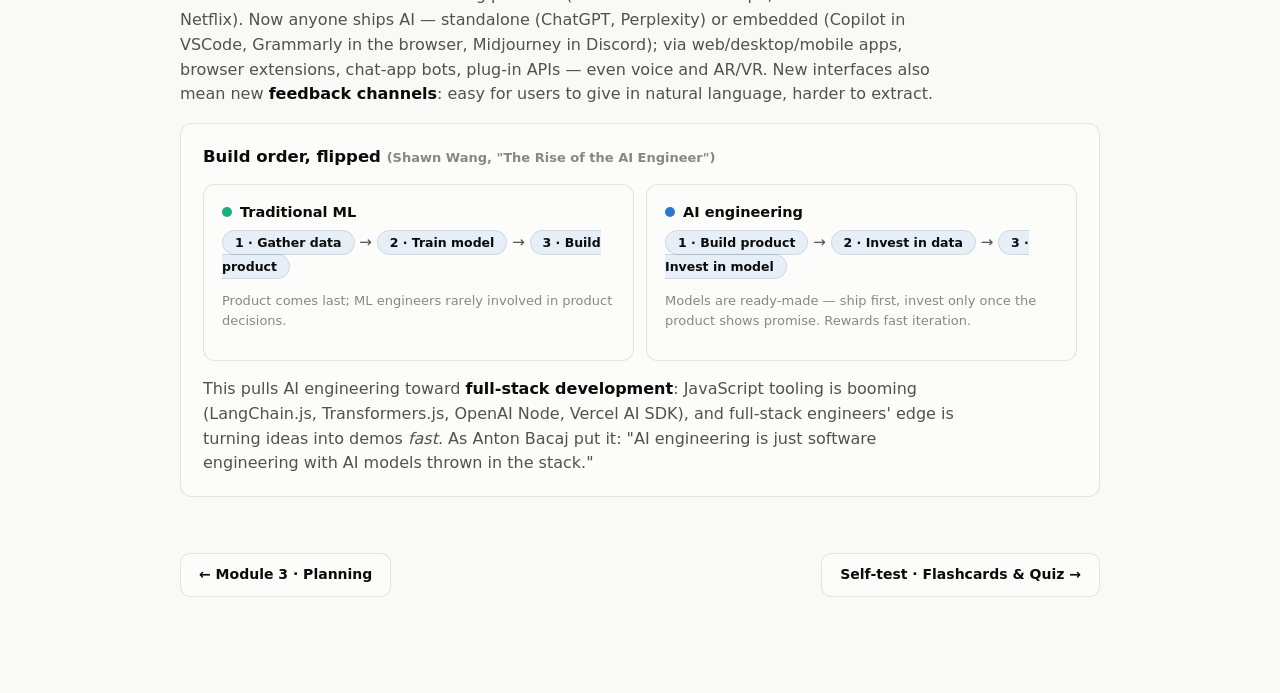
<file: notes/ai-engineering/interactive/04-stack.html>
<!DOCTYPE html>
<html lang="en">
<head>
<meta charset="utf-8">
<meta name="viewport" content="width=device-width, initial-scale=1">
<title>Module 4 · The AI Engineering Stack</title>
<link rel="stylesheet" href="assets/style.css">
</head>
<body>

<nav class="topnav">
  <div class="inner">
    <div class="brand">AI Engineering <span>· Ch. 1</span></div>
    <a href="index.html">Hub</a>
    <a href="01-rise.html">1 · Rise</a>
    <a href="02-use-cases.html">2 · Use Cases</a>
    <a href="03-planning.html">3 · Planning</a>
    <a href="04-stack.html" class="active">4 · Stack</a>
    <a href="05-quiz.html">Quiz</a>
  </div>
</nav>

<div class="wrap">

<header class="pagehead">
  <div class="kicker">Module 4</div>
  <h1>The AI Engineering Stack</h1>
  <p class="lede">Ignore the shifting sand; learn the building blocks. Three layers, what changed from ML
  engineering, how models are adapted — and why evaluation became the big problem.</p>
</header>

<!-- ============ THREE LAYERS ============ -->
<h2><span class="sec-no">4.1</span>Three layers — click each</h2>
<p>Every AI application stack has three layers. You typically <strong>start at the top and move down as
needed</strong>.</p>

<div class="card">
  <div id="layers" style="display:grid; gap:8px; margin-bottom:14px;">
    <button class="btn layer-btn" data-layer="0" style="text-align:left; border-left:4px solid var(--series-1);">
      <strong>1 · Application development</strong><br>
      <span class="subtle">prompts &amp; context · evaluation · interfaces — where most of the action is</span>
    </button>
    <button class="btn layer-btn" data-layer="1" style="text-align:left; border-left:4px solid var(--series-2);">
      <strong>2 · Model development</strong><br>
      <span class="subtle">modeling &amp; training · dataset engineering · inference optimization · evaluation</span>
    </button>
    <button class="btn layer-btn" data-layer="2" style="text-align:left; border-left:4px solid var(--baseline);">
      <strong>3 · Infrastructure</strong><br>
      <span class="subtle">model serving · data &amp; compute management · monitoring</span>
    </button>
  </div>
  <div id="layer-body" class="step-body"></div>
</div>

<div class="callout">
  <strong>Reality check from GitHub (March 2024):</strong> Huyen counted 920 AI repos with ≥500 stars.
  After Stable Diffusion and ChatGPT, the biggest 2023 jumps were in <strong>applications and application
  development</strong>. Infrastructure grew least — because core infra needs (resource management, serving,
  monitoring) <strong>stay the same</strong> even as models and apps change.
</div>

<!-- ============ WHAT CHANGED ============ -->
<h2><span class="sec-no">4.2</span>AI engineering vs. ML engineering</h2>
<div class="duo">
  <div class="pane">
    <h4><span class="dot s2"></span>What stays the same</h4>
    <ul>
      <li>AI apps must <strong>solve business problems</strong> — map business ↔ ML metrics.</li>
      <li><strong>Systematic experimentation</strong> — just with prompts, models, retrieval, sampling
        variables instead of hyperparameters.</li>
      <li>Making models <strong>faster and cheaper</strong>.</li>
      <li><strong>Feedback loops</strong> to improve with production data.</li>
    </ul>
  </div>
  <div class="pane">
    <h4><span class="dot s1"></span>The three big shifts</h4>
    <ul>
      <li><strong>1 · Adaptation over training</strong> — you use a model someone else trained.</li>
      <li><strong>2 · Bigger models</strong> — more compute, higher latency → inference optimization and
        GPU/cluster skills matter more ("we know 10 GPUs, not 1,000").</li>
      <li><strong>3 · Open-ended outputs</strong> — flexible, but much <strong>harder to
        evaluate</strong>.</li>
    </ul>
  </div>
</div>
<div class="callout">In short: AI engineering is <strong>less about model development, more about adapting
and evaluating models</strong>.</div>

<h3>How responsibilities shift — the chapter's two tables</h3>
<div class="card">
  <div class="tabs">
    <button data-tab="t4" aria-selected="true">Model development (Table 1-4)</button>
    <button data-tab="t6" aria-selected="false">App development (Table 1-6)</button>
  </div>
  <div class="tabpanel open" data-panel="t4">
    <table class="data">
      <tr><th>Category</th><th>Traditional ML</th><th>Foundation models</th></tr>
      <tr><td>Modeling &amp; training</td><td>ML knowledge required — you train from scratch</td>
          <td>ML knowledge is a <strong>nice-to-have</strong>, not a must-have (disputed!)</td></tr>
      <tr><td>Dataset engineering</td><td>Feature engineering on tabular data</td>
          <td>Deduplication, tokenization, context retrieval, quality control on unstructured data</td></tr>
      <tr><td>Inference optimization</td><td>Important</td><td><strong>Even more important</strong></td></tr>
    </table>
  </div>
  <div class="tabpanel" data-panel="t6">
    <table class="data">
      <tr><th>Category</th><th>Traditional ML</th><th>Foundation models</th></tr>
      <tr><td>AI interface</td><td>Less important</td><td><strong>Important</strong></td></tr>
      <tr><td>Prompt engineering</td><td>Not applicable</td><td><strong>Important</strong></td></tr>
      <tr><td>Evaluation</td><td>Important</td><td><strong>More important</strong></td></tr>
    </table>
  </div>
</div>

<!-- ============ ADAPTATION ============ -->
<h2><span class="sec-no">4.3</span>Model adaptation — does it touch the weights?</h2>
<p>Every adaptation technique falls in one of two buckets:</p>
<div class="duo">
  <div class="pane">
    <h4><span class="dot s1"></span>Prompt-based — weights frozen</h4>
    <ul>
      <li>Adapt via <strong>instructions and context</strong>, not the model itself.</li>
      <li>Easy to start, needs little data; lets you try many models fast (you might find one
        "unexpectedly good" for your task).</li>
      <li>May fall short for complex tasks or strict performance requirements.</li>
    </ul>
  </div>
  <div class="pane">
    <h4><span class="dot s2"></span>Finetuning — weights updated</h4>
    <ul>
      <li>Change the model itself by continuing to train it.</li>
      <li>More complex, needs more data — but can significantly improve
        <strong>quality, latency, and cost</strong>.</li>
      <li>Some things are impossible without it (e.g., a task the model never saw in training).</li>
    </ul>
  </div>
</div>

<h3>The training-terminology minefield</h3>
<details class="acc" open>
  <summary>Pre-training</summary>
  <div class="acc-body">Training <strong>from scratch</strong> — weights randomly initialized; for LLMs,
  usually text completion. The most resource-hungry phase by far: <strong>98%</strong> of InstructGPT's
  compute and data. Mistakes are expensive; expertise is rare and heavily sought after.</div>
</details>
<details class="acc">
  <summary>Finetuning vs. post-training</summary>
  <div class="acc-body">Both mean <strong>continuing to train a trained model</strong> — conceptually the
  same; needs far fewer resources. Usage differs by <em>who does it</em>: <strong>post-training</strong>
  when model developers do it (OpenAI teaching a model to follow instructions before release);
  <strong>finetuning</strong> when app developers adapt a released model. Pre- and post-training form a
  spectrum with similar processes and tooling.</div>
</details>
<details class="acc">
  <summary>Gotchas — what training is <em>not</em></summary>
  <div class="acc-body"><strong>Quantization</strong> changes weight values (reduces precision) but is
  <em>not</em> training. And feeding your journal into ChatGPT to "train it to mimic you" is
  <strong>prompt engineering</strong>, not training or finetuning — teaching via context never touches the
  weights.</div>
</details>

<!-- ============ EVALUATION / MMLU ============ -->
<h2><span class="sec-no">4.4</span>Why evaluation got hard — the Gemini story</h2>
<p>Close-ended ML tasks have ground truth; a chatbot's prompt has endless valid responses — no exhaustive
answer key is possible. Worse, <strong>the adaptation technique changes the result</strong>. When Google
launched Gemini (Dec 2023), it beat ChatGPT on MMLU — evaluated with CoT@32 (32 examples) while ChatGPT
got 5. At an equal 5 examples, GPT-4 was ahead:</p>

<div class="fig">
  <div class="fig-title">MMLU score — the ranking flips with the prompt technique</div>
  <div class="fig-sub">Table 1-5 · position on scale, 80–92% · hover the dots</div>
  <div class="legend">
    <span class="key"><span class="dot s1"></span>Gemini Ultra</span>
    <span class="key"><span class="dot s2"></span>GPT-4</span>
  </div>
  <svg viewBox="0 0 820 210" role="img" aria-label="Dot plot with two rows. With a 5-shot prompt, GPT-4 scores 86.4 versus Gemini Ultra 83.7. With chain-of-thought at 32 examples, Gemini Ultra scores 90.04 versus GPT-4 87.29.">
    <g>
      <line class="gridline" x1="150" y1="18" x2="150" y2="168"/>
      <line class="gridline" x1="363.3" y1="18" x2="363.3" y2="168"/>
      <line class="gridline" x1="576.7" y1="18" x2="576.7" y2="168"/>
      <line class="gridline" x1="790" y1="18" x2="790" y2="168"/>
      <text class="axn" x="150" y="186" text-anchor="middle">80%</text>
      <text class="axn" x="363.3" y="186" text-anchor="middle">84%</text>
      <text class="axn" x="576.7" y="186" text-anchor="middle">88%</text>
      <text class="axn" x="790" y="186" text-anchor="middle">92%</text>
    </g>
    <!-- 5-shot row: Gemini 83.7 -> 347.3 ; GPT-4 86.4 -> 491.3 -->
    <g>
      <text class="dl" x="10" y="64">5-shot</text>
      <text class="dls" x="10" y="79" style="font-size:10.5px">equal footing</text>
      <line x1="347.3" y1="60" x2="491.3" y2="60" stroke="var(--grid)" stroke-width="2"/>
      <circle cx="347.3" cy="60" r="6" fill="var(--series-1)" stroke="var(--surface-1)" stroke-width="2"
        data-tip="<b>Gemini Ultra — 83.7%</b>5-shot MMLU."/>
      <circle cx="491.3" cy="60" r="6" fill="var(--series-2)" stroke="var(--surface-1)" stroke-width="2"
        data-tip="<b>GPT-4 — 86.4%</b>5-shot MMLU (reported). GPT-4 leads at equal footing."/>
      <text class="dl" x="335" y="42" text-anchor="end">83.7</text>
      <text class="dl" x="503" y="42">86.4 — GPT-4 leads</text>
    </g>
    <!-- CoT@32 row: GPT-4 87.29 -> 538.8 ; Gemini 90.04 -> 685.5 -->
    <g>
      <text class="dl" x="10" y="134">CoT@32</text>
      <text class="dls" x="10" y="149" style="font-size:10.5px">32 examples</text>
      <line x1="538.8" y1="130" x2="685.5" y2="130" stroke="var(--grid)" stroke-width="2"/>
      <circle cx="538.8" cy="130" r="6" fill="var(--series-2)" stroke="var(--surface-1)" stroke-width="2"
        data-tip="<b>GPT-4 — 87.29%</b>CoT@32, via API."/>
      <circle cx="685.5" cy="130" r="6" fill="var(--series-1)" stroke="var(--surface-1)" stroke-width="2"
        data-tip="<b>Gemini Ultra — 90.04%</b>CoT@32 — the number Google announced. Same model as the 83.7 above; only the prompt changed."/>
      <text class="dl" x="526" y="112" text-anchor="end">87.29</text>
      <text class="dl" x="790" y="112" text-anchor="end">90.04 — Gemini leads</text>
    </g>
  </svg>
  <details class="tblview">
    <summary>View as table</summary>
    <table class="data">
      <tr><th>Prompt technique</th><th class="num">Gemini Ultra</th><th class="num">GPT-4</th><th>Leader</th></tr>
      <tr><td>5-shot</td><td class="num">83.7%</td><td class="num">86.4% (reported)</td><td>GPT-4</td></tr>
      <tr><td>CoT@32</td><td class="num">90.04%</td><td class="num">87.29% (via API)</td><td>Gemini Ultra</td></tr>
    </table>
  </details>
</div>

<div class="callout">
  Same models, different prompts, opposite ranking — prompt engineering moved Gemini Ultra from 83.7% to
  90.04%. That's why evaluation is needed <strong>everywhere</strong>: selecting models, benchmarking
  progress, deciding deployment readiness, and catching issues in production. It's also why
  <strong>prompt engineering is real engineering</strong> — instructions, context, tools, and memory
  management for long tasks.
</div>

<!-- ============ INTERFACES + WORKFLOW ============ -->
<h2><span class="sec-no">4.5</span>AI interfaces &amp; the reversed workflow</h2>
<p>Pre-foundation-model AI hid inside big products (fraud detection in Stripe, recommenders in Netflix).
Now anyone ships AI — standalone (ChatGPT, Perplexity) or embedded (Copilot in VSCode, Grammarly in the
browser, Midjourney in Discord); via web/desktop/mobile apps, browser extensions, chat-app bots, plug-in
APIs — even voice and AR/VR. New interfaces also mean new <strong>feedback channels</strong>: easy for users
to give in natural language, harder to extract.</p>

<div class="card">
  <h3 style="margin-top:0">Build order, flipped <span class="subtle">(Shawn Wang, "The Rise of the AI Engineer")</span></h3>
  <div class="duo">
    <div class="pane">
      <h4><span class="dot s2"></span>Traditional ML</h4>
      <p style="font-size:15px; margin:0"><span class="pill">1 · Gather data</span> →
      <span class="pill">2 · Train model</span> → <span class="pill">3 · Build product</span></p>
      <p class="subtle">Product comes last; ML engineers rarely involved in product decisions.</p>
    </div>
    <div class="pane">
      <h4><span class="dot s1"></span>AI engineering</h4>
      <p style="font-size:15px; margin:0"><span class="pill">1 · Build product</span> →
      <span class="pill">2 · Invest in data</span> → <span class="pill">3 · Invest in model</span></p>
      <p class="subtle">Models are ready-made — ship first, invest only once the product shows promise.
      Rewards fast iteration.</p>
    </div>
  </div>
  <p style="margin-bottom:0">This pulls AI engineering toward <strong>full-stack development</strong>: JavaScript tooling is
  booming (LangChain.js, Transformers.js, OpenAI Node, Vercel AI SDK), and full-stack engineers' edge is
  turning ideas into demos <em>fast</em>. As Anton Bacaj put it: "AI engineering is just software
  engineering with AI models thrown in the stack."</p>
</div>

<div class="foot-nav">
  <a href="03-planning.html">← Module 3 · Planning</a>
  <a href="05-quiz.html">Self-test · Flashcards &amp; Quiz →</a>
</div>

</div>

<div class="chart-tip" id="tip"></div>

<script>
/* ---------- layers ---------- */
const layers = [
  `<h3 style="margin-top:0">Application development — where differentiation now lives</h3>
   <p>With everyone using the same models, <strong>the app layer is the differentiator</strong>. Three
   responsibilities: <strong>evaluation</strong> (mitigate risk, uncover opportunity — needed through the
   whole adaptation process), <strong>prompt engineering &amp; context construction</strong> (desired
   behavior from input alone), and <strong>AI interface</strong> (how users meet your app — and how feedback
   flows back).</p>`,
  `<h3 style="margin-top:0">Model development — the traditionally-ML layer</h3>
   <p><strong>Modeling &amp; training</strong> (TensorFlow, HF Transformers, PyTorch — ML knowledge now
   nice-to-have), <strong>dataset engineering</strong> (open-ended + unstructured data: dedup, tokenization,
   context retrieval, quality control; "data is the differentiator"), and <strong>inference
   optimization</strong> (autoregressive generation is sequential: 10&nbsp;ms/token = 1&nbsp;s per 100
   tokens, vs. the ~100&nbsp;ms users expect — quantization, distillation, parallelism to the rescue).</p>`,
  `<h3 style="margin-top:0">Infrastructure — the stable bottom</h3>
   <p>Model serving, data and compute management, monitoring. Least changed by foundation models — the
   needs are the same as classic ML, just at bigger scale. Its GitHub growth was smallest in the 2023 boom
   for exactly that reason.</p>`
];
const lb = document.getElementById('layer-body');
const lbtns = [...document.querySelectorAll('.layer-btn')];
function layerRender(i){
  lb.innerHTML = layers[i];
  lbtns.forEach((b,j)=> b.style.background = j===i ? 'var(--series-1-wash)' : 'var(--surface-1)');
}
lbtns.forEach(b=> b.addEventListener('click', ()=> layerRender(+b.dataset.layer)));
layerRender(0);

/* ---------- tabs ---------- */
document.querySelectorAll('.tabs').forEach(tabs=>{
  const btns = [...tabs.querySelectorAll('button[data-tab]')];
  if(!btns.length) return;
  btns.forEach(b=> b.addEventListener('click', ()=>{
    btns.forEach(x=>x.setAttribute('aria-selected', x===b));
    const scope = tabs.parentElement;
    scope.querySelectorAll('.tabpanel').forEach(p=> p.classList.toggle('open', p.dataset.panel===b.dataset.tab));
  }));
});

/* ---------- chart tooltips ---------- */
const tip = document.getElementById('tip');
document.querySelectorAll('[data-tip]').forEach(el=>{
  el.style.cursor = 'pointer';
  el.addEventListener('mousemove', e=>{
    tip.innerHTML = el.dataset.tip;
    tip.style.opacity = 1;
    const pad = 14, w = tip.offsetWidth;
    let x = e.clientX + pad; if (x + w > innerWidth - 8) x = e.clientX - w - pad;
    tip.style.left = x + 'px'; tip.style.top = (e.clientY + pad) + 'px';
  });
  el.addEventListener('mouseleave', ()=>{ tip.style.opacity = 0; });
});
</script>
</body>
</html>
</file>
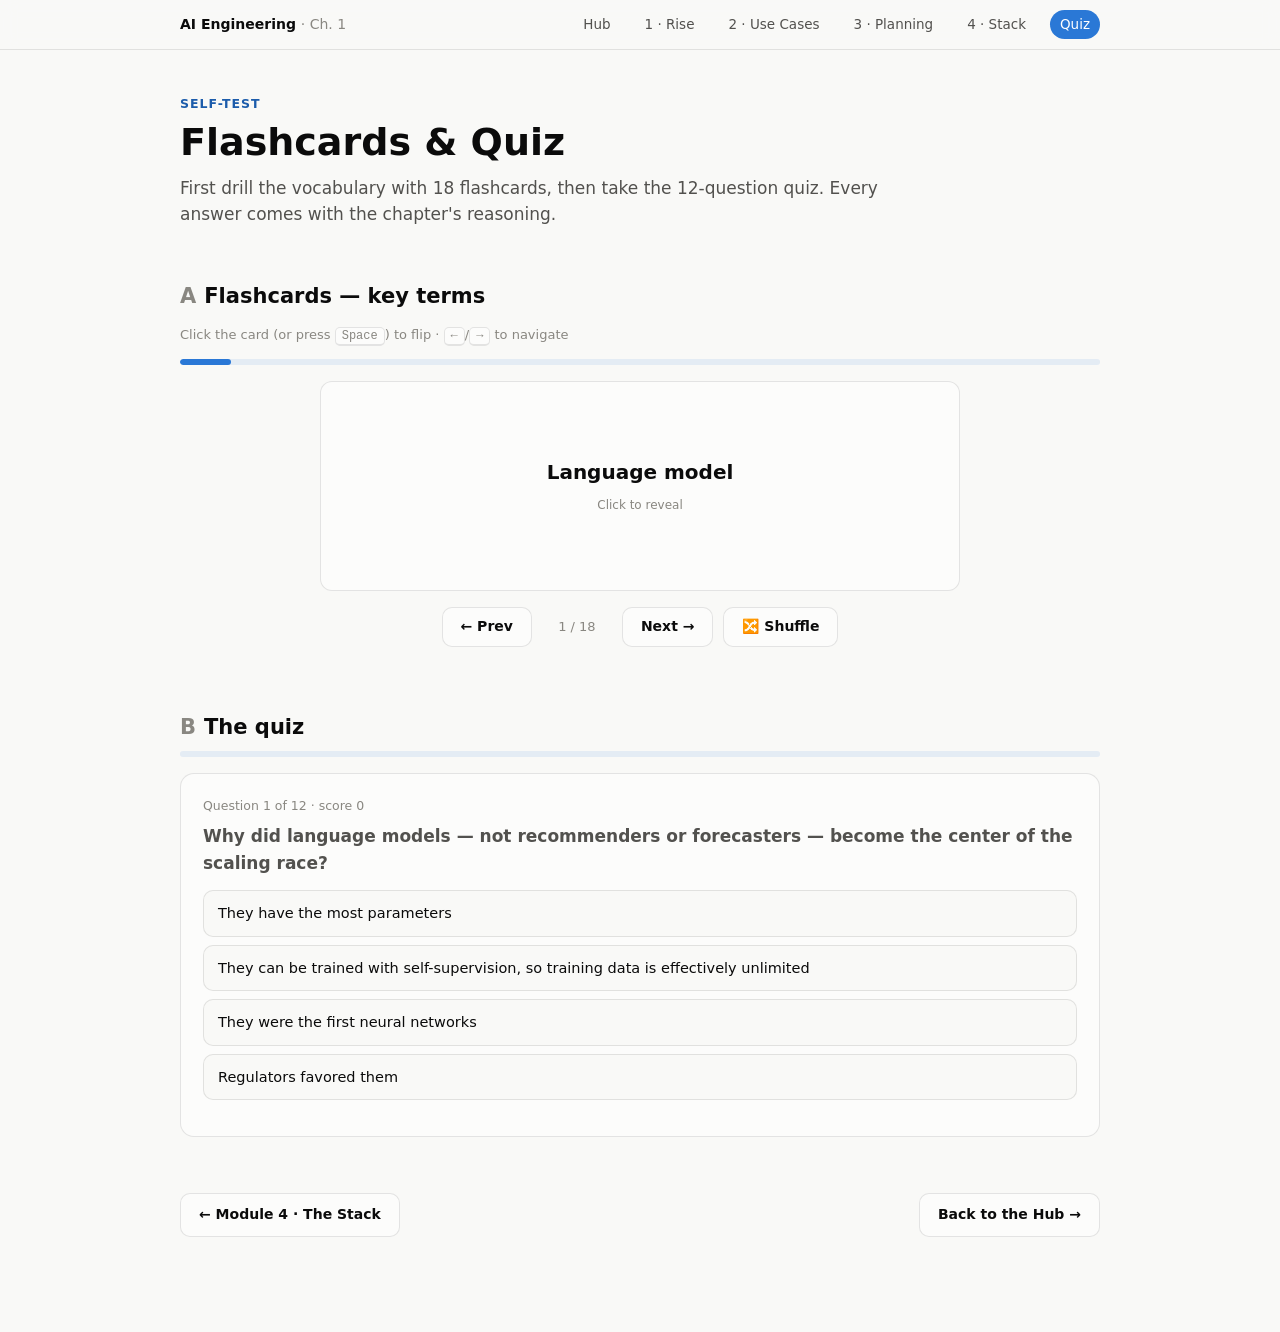
<file: notes/ai-engineering/interactive/05-quiz.html>
<!DOCTYPE html>
<html lang="en">
<head>
<meta charset="utf-8">
<meta name="viewport" content="width=device-width, initial-scale=1">
<title>Self-test · Flashcards &amp; Quiz — AI Engineering Ch. 1</title>
<link rel="stylesheet" href="assets/style.css">
</head>
<body>

<nav class="topnav">
  <div class="inner">
    <div class="brand">AI Engineering <span>· Ch. 1</span></div>
    <a href="index.html">Hub</a>
    <a href="01-rise.html">1 · Rise</a>
    <a href="02-use-cases.html">2 · Use Cases</a>
    <a href="03-planning.html">3 · Planning</a>
    <a href="04-stack.html">4 · Stack</a>
    <a href="05-quiz.html" class="active">Quiz</a>
  </div>
</nav>

<div class="wrap">

<header class="pagehead">
  <div class="kicker">Self-test</div>
  <h1>Flashcards &amp; Quiz</h1>
  <p class="lede">First drill the vocabulary with 18 flashcards, then take the 12-question quiz. Every
  answer comes with the chapter's reasoning.</p>
</header>

<!-- ============ FLASHCARDS ============ -->
<h2><span class="sec-no">A</span>Flashcards — key terms</h2>
<p class="subtle">Click the card (or press <kbd>Space</kbd>) to flip · <kbd>←</kbd>/<kbd>→</kbd> to navigate</p>

<div class="meter"><div id="fc-meter"></div></div>
<div class="flip" id="fc-card" tabindex="0" style="min-height:210px; max-width:640px; margin:0 auto;">
  <div class="inner" style="min-height:210px">
    <div class="face" style="align-items:center; text-align:center;">
      <div class="f-title" id="fc-front" style="font-size:20px"></div>
      <div class="f-hint">Click to reveal</div>
    </div>
    <div class="face back" style="align-items:center; text-align:center; justify-content:center; font-size:15px;" id="fc-back"></div>
  </div>
</div>
<div class="step-controls" style="justify-content:center; margin-top:16px;">
  <button class="btn" id="fc-prev">← Prev</button>
  <span class="subtle" id="fc-count" style="align-self:center; min-width:70px; text-align:center;"></span>
  <button class="btn" id="fc-next">Next →</button>
  <button class="btn" id="fc-shuffle">🔀 Shuffle</button>
</div>

<!-- ============ QUIZ ============ -->
<h2 style="margin-top:64px"><span class="sec-no">B</span>The quiz</h2>
<div class="meter"><div id="q-meter"></div></div>
<div class="q-card" id="quiz"></div>

<div class="foot-nav">
  <a href="04-stack.html">← Module 4 · The Stack</a>
  <a href="index.html">Back to the Hub →</a>
</div>

</div>

<script>
/* ================= FLASHCARDS ================= */
const cards = [
  ['Language model', 'Encodes statistical information about one or more languages — how likely a token is in a given context. ("My favorite color is __" → "blue" ≫ "car")'],
  ['Token · tokenization · vocabulary', 'Token = the basic unit (character, word, or sub-word). Tokenization = splitting text into tokens. Vocabulary = all tokens a model can use (GPT-4: 100,256). Rule of thumb: 100 tokens ≈ 75 words.'],
  ['Masked language model', 'Fills in the blank using context from BOTH sides (e.g. BERT). Used for non-generative tasks: sentiment analysis, classification, code debugging.'],
  ['Autoregressive language model', 'Predicts the next token from PRECEDING tokens only; generates token by token. Today\'s choice for text generation — the book\'s default meaning of "language model". Also called causal.'],
  ['Generative AI', 'Models whose outputs are open-ended: a finite vocabulary constructs infinite possible outputs. Completions are probabilistic predictions — never guaranteed correct.'],
  ['Self-supervision', 'The model infers labels from the input data itself — every sentence supplies contexts + labels ("I love street food." = 6 samples). Removed the data-labeling bottleneck and enabled scaling. NOT the same as unsupervised (which needs no labels at all).'],
  ['Parameter', 'A variable in the model updated during training; the standard measure of model size. GPT-1: 117M · GPT-2: 1.5B · "large" at writing: ~100B.'],
  ['Foundation model', 'A large model that is both important to applications and buildable-upon. The book\'s term covering LLMs and large multimodal models (LMMs). Marks the shift from task-specific to general-purpose AI.'],
  ['Multimodal model · LMM', 'Handles more than one data modality (text + images, video, 3D…). A generative multimodal model is a large multimodal model (LMM).'],
  ['Embedding model (e.g. CLIP)', 'Produces vectors that capture the meaning of data instead of generating output. CLIP trained on 400M internet-found (image, text) pairs — natural language supervision, no manual labels — and backbones generative models like Flamingo, LLaVA, Gemini.'],
  ['Model as a service', 'Models exposed through APIs so anyone can use them without hosting infrastructure — the delivery model (popularized by OpenAI) that dropped the barrier to building AI apps.'],
  ['AI engineering', 'Building applications on top of readily available foundation models. vs. ML engineering: less modeling and training, more model adaptation and evaluation.'],
  ['Prompt engineering · RAG · finetuning', 'The three adaptation techniques: craft instructions/examples (no weight change) · supplement prompts with retrieved data, e.g. a review database (no weight change) · continue training on your data (weights updated).'],
  ['Pre-training vs. post-training', 'Pre-training = from scratch, randomly initialized — up to 98% of resources (InstructGPT). Post-training / finetuning = continued training; "post-training" when model developers do it, "finetuning" when app developers do. Quantization changes weights but is NOT training.'],
  ['Human-in-the-loop · Crawl-Walk-Run', 'Involving humans in AI\'s decisions. Microsoft\'s ramp: Crawl = human involvement mandatory → Walk = AI with internal employees → Run = automation, possibly direct to external users.'],
  ['Usefulness threshold · TTFT · TPOT', 'How good the product must be before it ships — spanning quality, latency (TTFT = time to first token, TPOT = time per output token), cost per inference, interpretability, fairness.'],
  ['The three stack layers', 'Application development (prompts, evaluation, interfaces) · Model development (training, dataset engineering, inference optimization) · Infrastructure (serving, data/compute, monitoring). Start at the top, move down as needed.'],
  ['The last-mile challenge', '"0 to 60 is easy; 60 to 100 is exceedingly challenging." LinkedIn: 1 month to 80% of the target experience, 4 more months to pass 95%. A weekend demo ≠ a product.'],
];
let fcOrder = cards.map((_,i)=>i), fcI = 0;
const fcCard = document.getElementById('fc-card');
function fcRender(){
  fcCard.classList.remove('flipped');
  const [f,b] = cards[fcOrder[fcI]];
  document.getElementById('fc-front').textContent = f;
  document.getElementById('fc-back').textContent = b;
  document.getElementById('fc-count').textContent = (fcI+1)+' / '+cards.length;
  document.getElementById('fc-meter').style.width = ((fcI+1)/cards.length*100)+'%';
}
fcCard.addEventListener('click', ()=> fcCard.classList.toggle('flipped'));
document.getElementById('fc-prev').onclick = ()=>{ fcI = (fcI-1+cards.length)%cards.length; fcRender(); };
document.getElementById('fc-next').onclick = ()=>{ fcI = (fcI+1)%cards.length; fcRender(); };
document.getElementById('fc-shuffle').onclick = ()=>{
  for(let i=fcOrder.length-1;i>0;i--){ const j=Math.floor(Math.random()*(i+1)); [fcOrder[i],fcOrder[j]]=[fcOrder[j],fcOrder[i]]; }
  fcI=0; fcRender();
};
document.addEventListener('keydown', e=>{
  if(e.target.tagName==='INPUT') return;
  if(e.key==='ArrowLeft') document.getElementById('fc-prev').click();
  if(e.key==='ArrowRight') document.getElementById('fc-next').click();
  if(e.key===' ' && document.activeElement===fcCard){ e.preventDefault(); fcCard.classList.toggle('flipped'); }
});
fcRender();

/* ================= QUIZ ================= */
const Q = [
  { q:'Why did language models — not recommenders or forecasters — become the center of the scaling race?',
    o:['They have the most parameters','They can be trained with self-supervision, so training data is effectively unlimited','They were the first neural networks','Regulators favored them'],
    a:1, x:'Self-supervision lets a model infer labels from the input itself. Text is everywhere, so no labeling bottleneck — models could scale into LLMs.' },
  { q:'For GPT-4, roughly how many words is 100 tokens?',
    o:['133 words','100 words','75 words','50 words'],
    a:2, x:'An average GPT-4 token is ≈¾ of a word, so 100 tokens ≈ 75 words.' },
  { q:'Which model type dominates text generation today?',
    o:['Masked language models','Autoregressive language models','Embedding models','Convolutional models'],
    a:1, x:'Autoregressive models predict the next token from preceding tokens and generate one after another. Masked models (BERT) serve non-generative tasks.' },
  { q:'Self-supervision differs from unsupervised learning because…',
    o:['it needs no data at all','labels are inferred from the input data, rather than not needed at all','it only works on images','humans still label a small sample'],
    a:1, x:'Self-supervised: labels are inferred from input. Unsupervised: no labels at all. The chapter flags this exact distinction.' },
  { q:'CLIP, the model behind many multimodal systems, is…',
    o:['a generative model','an embedding model producing joint text-image vectors','a speech model','a finetuned GPT'],
    a:1, x:'CLIP was trained on 400M internet-found (image, text) pairs to produce joint embeddings — not to generate open-ended output.' },
  { q:'Which adaptation technique updates the model\'s weights?',
    o:['Prompt engineering','RAG','Finetuning','All three'],
    a:2, x:'Prompt engineering and RAG shape the input; only finetuning (continued training) changes the weights.' },
  { q:'OpenAI teaches a model to follow instructions before release; you adapt that model to your task. In the chapter\'s usage, these are called…',
    o:['both finetuning','post-training (them) and finetuning (you)','pre-training (them) and post-training (you)','distillation and quantization'],
    a:1, x:'Conceptually the same, but "post-training" is what model developers do; "finetuning" is what application developers do.' },
  { q:'In the Gemini launch story, what flipped the MMLU ranking between Gemini Ultra and GPT-4?',
    o:['A bigger model','More training data','The prompt technique (CoT@32 vs 5-shot)','A different benchmark'],
    a:2, x:'With CoT@32 Gemini scored 90.04% vs GPT-4\'s 87.29%; at an equal 5-shot, GPT-4 led 86.4% to 83.7%. Prompts alone moved Gemini +6.3 points.' },
  { q:'Which is NOT one of the three big shifts from ML engineering to AI engineering?',
    o:['Model adaptation instead of training your own','Bigger models with more compute and latency pressure','Open-ended outputs making evaluation harder','Feature engineering on tabular data becoming central'],
    a:3, x:'Tabular feature engineering is the traditional-ML profile. The three shifts: adaptation over training, bigger models, harder (open-ended) evaluation.' },
  { q:'In Microsoft\'s Crawl-Walk-Run framework, "Walk" means…',
    o:['AI interacts directly with internal employees','human involvement is mandatory','AI interacts with external users','the model is retrained weekly'],
    a:0, x:'Crawl = humans mandatory; Walk = AI with internal employees; Run = more automation, potentially direct to external users.' },
  { q:'LinkedIn reached 80% of its desired AI experience in one month. Passing 95% took…',
    o:['another week','one more month','four more months','it never did'],
    a:2, x:'The last-mile challenge: 4 extra months fighting kinks and hallucinations — each additional 1% discouragingly slow.' },
  { q:'In Huyen\'s GitHub analysis, which stack layer grew least after the 2023 boom — and why?',
    o:['Applications — the market saturated','Infrastructure — core needs (serving, monitoring, compute) stay the same regardless of model changes','Model development — nobody trains anymore','App development — prompts replaced code'],
    a:1, x:'Apps and app-dev tooling exploded; infrastructure barely moved because resource management, serving, and monitoring needs are unchanged by the model generation.' },
];
let qi = 0, score = 0, answered = false;
const quiz = document.getElementById('quiz');
function qRender(){
  document.getElementById('q-meter').style.width = (qi/Q.length*100)+'%';
  if(qi >= Q.length){
    const pct = Math.round(score/Q.length*100);
    const msg = pct===100 ? 'Perfect — you own this chapter.' : pct>=75 ? 'Strong. Skim the modules you missed.' : pct>=50 ? 'Solid start — revisit the modules above.' : 'Worth a re-read — the hub links every module.';
    quiz.innerHTML = `
      <div class="q-progress">Complete</div>
      <div class="q-score">${score} / ${Q.length} <span style="font-size:16px; color:var(--text-muted); font-weight:500">(${pct}%)</span></div>
      <p>${msg}</p>
      <button class="btn primary" onclick="qi=0;score=0;qRender()">Retake quiz</button>`;
    document.getElementById('q-meter').style.width = '100%';
    return;
  }
  const item = Q[qi];
  answered = false;
  quiz.innerHTML = `
    <div class="q-progress">Question ${qi+1} of ${Q.length} · score ${score}</div>
    <p class="q-question">${item.q}</p>
    <div class="q-opts">${item.o.map((o,i)=>`<button data-i="${i}">${o}</button>`).join('')}</div>
    <div class="q-explain" id="q-explain"><strong>${''}</strong>${item.x}</div>
    <div class="step-controls"><button class="btn primary" id="q-next" style="display:none">${qi===Q.length-1?'See score':'Next question'} →</button></div>`;
  quiz.querySelectorAll('.q-opts button').forEach(b=>{
    b.addEventListener('click', ()=>{
      if(answered) return;
      answered = true;
      const pick = +b.dataset.i;
      if(pick === item.a) score++;
      quiz.querySelectorAll('.q-opts button').forEach((x,i)=>{
        x.disabled = true;
        if(i===item.a) x.classList.add('correct');
        else if(i===pick) x.classList.add('wrong');
      });
      document.getElementById('q-explain').classList.add('show');
      document.getElementById('q-next').style.display = 'inline-block';
      document.getElementById('q-next').onclick = ()=>{ qi++; qRender(); };
    });
  });
}
qRender();
</script>
</body>
</html>
</file>
<file: notes/ai-engineering/interactive/assets/style.css>
/* ============================================================
   AI Engineering · Chapter 1 — interactive learning pages
   Design tokens follow the reference dataviz palette.
   ============================================================ */

:root {
  --page:            #f9f9f7;
  --surface-1:       #fcfcfb;
  --text-primary:    #0b0b0b;
  --text-secondary:  #52514e;
  --text-muted:      #898781;
  --grid:            #e1e0d9;
  --baseline:        #c3c2b7;
  --border:          rgba(11, 11, 11, 0.10);
  --series-1:        #2a78d6;   /* blue  */
  --series-2:        #1baf7a;   /* aqua  */
  --series-1-wash:   rgba(42, 120, 214, 0.10);
  --series-2-wash:   rgba(27, 175, 122, 0.10);
  --good:            #006300;
  --warn-bg:         #fff7e8;
  --accent-ink:      #1c5cab;
}
@media (prefers-color-scheme: dark) {
  :root {
    --page:            #0d0d0d;
    --surface-1:       #1a1a19;
    --text-primary:    #ffffff;
    --text-secondary:  #c3c2b7;
    --text-muted:      #898781;
    --grid:            #2c2c2a;
    --baseline:        #383835;
    --border:          rgba(255, 255, 255, 0.10);
    --series-1:        #3987e5;
    --series-2:        #199e70;
    --series-1-wash:   rgba(57, 135, 229, 0.14);
    --series-2-wash:   rgba(25, 158, 112, 0.14);
    --good:            #0ca30c;
    --warn-bg:         #2a2416;
    --accent-ink:      #86b6ef;
  }
}

* { box-sizing: border-box; }
html { scroll-behavior: smooth; }
body {
  margin: 0;
  background: var(--page);
  color: var(--text-primary);
  font-family: system-ui, -apple-system, "Segoe UI", sans-serif;
  line-height: 1.55;
  font-size: 16px;
}

/* ---------- layout shell ---------- */
.wrap { max-width: 960px; margin: 0 auto; padding: 0 20px 96px; }

nav.topnav {
  position: sticky; top: 0; z-index: 50;
  background: color-mix(in srgb, var(--page) 88%, transparent);
  backdrop-filter: blur(8px);
  border-bottom: 1px solid var(--border);
}
nav.topnav .inner {
  max-width: 960px; margin: 0 auto; padding: 10px 20px;
  display: flex; align-items: center; gap: 14px; flex-wrap: wrap;
}
nav.topnav .brand { font-weight: 700; font-size: 14px; margin-right: auto; white-space: nowrap; }
nav.topnav .brand span { color: var(--text-muted); font-weight: 500; }
nav.topnav a {
  color: var(--text-secondary); text-decoration: none; font-size: 13.5px;
  padding: 4px 10px; border-radius: 999px;
}
nav.topnav a:hover { background: var(--series-1-wash); color: var(--text-primary); }
nav.topnav a.active { background: var(--series-1); color: #fff; }

header.pagehead { padding: 44px 0 8px; }
.kicker {
  font-size: 12.5px; letter-spacing: 0.08em; text-transform: uppercase;
  color: var(--accent-ink); font-weight: 700;
}
h1 { font-size: clamp(26px, 4.5vw, 38px); line-height: 1.15; margin: 8px 0 10px; }
.lede { color: var(--text-secondary); font-size: 17px; max-width: 720px; margin: 0; }

h2 { font-size: 21px; margin: 44px 0 6px; }
h2 .sec-no { color: var(--text-muted); font-weight: 600; margin-right: 8px; }
h3 { font-size: 16.5px; margin: 26px 0 6px; }
p  { color: var(--text-secondary); max-width: 74ch; }
p strong, li strong { color: var(--text-primary); }
ul { color: var(--text-secondary); }
a  { color: var(--accent-ink); }
.subtle { color: var(--text-muted); font-size: 13px; }

.card {
  background: var(--surface-1);
  border: 1px solid var(--border);
  border-radius: 12px;
  padding: 20px 22px;
  margin: 16px 0;
}
.callout {
  border-left: 3px solid var(--series-1);
  background: var(--series-1-wash);
  border-radius: 0 10px 10px 0;
  padding: 12px 16px;
  margin: 16px 0;
  color: var(--text-primary);
  font-size: 15px;
}
.callout .src { display: block; margin-top: 4px; color: var(--text-muted); font-size: 12.5px; }

/* ---------- stat tiles ---------- */
.tiles { display: grid; grid-template-columns: repeat(auto-fit, minmax(190px, 1fr)); gap: 12px; margin: 18px 0; }
.tile {
  background: var(--surface-1); border: 1px solid var(--border);
  border-radius: 12px; padding: 14px 16px;
}
.tile .t-label { font-size: 13px; color: var(--text-secondary); }
.tile .t-value { font-size: 27px; font-weight: 600; margin-top: 2px; }
.tile .t-note  { font-size: 12.5px; color: var(--text-muted); margin-top: 2px; }
.tile .t-delta-up { color: var(--good); font-weight: 600; font-size: 13px; }

/* ---------- module cards on the hub ---------- */
.modules { display: grid; grid-template-columns: repeat(auto-fit, minmax(260px, 1fr)); gap: 14px; margin: 20px 0; }
a.module {
  display: block; text-decoration: none; color: inherit;
  background: var(--surface-1); border: 1px solid var(--border);
  border-radius: 14px; padding: 20px;
  transition: transform .12s ease, border-color .12s ease;
}
a.module:hover { transform: translateY(-2px); border-color: var(--series-1); }
a.module .m-no { font-size: 12px; font-weight: 700; color: var(--accent-ink); letter-spacing: .06em; }
a.module h3 { margin: 6px 0 6px; }
a.module p { font-size: 14px; margin: 0; }
a.module .m-count { display: inline-block; margin-top: 12px; font-size: 12.5px; color: var(--text-muted); }

/* ---------- tabs ---------- */
.tabs { display: flex; gap: 8px; flex-wrap: wrap; margin: 14px 0 0; }
.tabs button {
  font: inherit; font-size: 13.5px; font-weight: 600;
  padding: 6px 14px; border-radius: 999px;
  border: 1px solid var(--border); background: var(--surface-1);
  color: var(--text-secondary); cursor: pointer;
}
.tabs button:hover { border-color: var(--series-1); }
.tabs button[aria-selected="true"] { background: var(--series-1); border-color: var(--series-1); color: #fff; }
.tabpanel { display: none; }
.tabpanel.open { display: block; }

/* ---------- stepper ---------- */
.stepper { margin: 18px 0; }
.stepper .track { display: flex; gap: 6px; margin-bottom: 14px; flex-wrap: wrap; }
.stepper .track button {
  flex: 1; min-width: 110px; font: inherit; font-size: 13px; font-weight: 600;
  padding: 8px 10px; cursor: pointer;
  border: 1px solid var(--border); background: var(--surface-1);
  color: var(--text-secondary); border-radius: 10px; text-align: left;
}
.stepper .track button .step-no { display: block; font-size: 11px; color: var(--text-muted); font-weight: 700; letter-spacing: .05em; }
.stepper .track button[aria-current="step"] { border-color: var(--series-1); background: var(--series-1-wash); color: var(--text-primary); }
.step-body { min-height: 120px; }
.step-controls { display: flex; gap: 10px; margin-top: 14px; }

button.btn {
  font: inherit; font-size: 14px; font-weight: 600;
  padding: 8px 18px; border-radius: 10px; cursor: pointer;
  border: 1px solid var(--border); background: var(--surface-1); color: var(--text-primary);
}
button.btn.primary { background: var(--series-1); border-color: var(--series-1); color: #fff; }
button.btn:disabled { opacity: .45; cursor: default; }

/* ---------- token chips / sequence demos ---------- */
.token-row { display: flex; flex-wrap: wrap; gap: 6px; margin: 12px 0; }
.token {
  font-family: ui-monospace, SFMono-Regular, Menlo, monospace; font-size: 14px;
  padding: 5px 10px; border-radius: 8px;
  background: var(--series-1-wash); border: 1px solid var(--border);
  color: var(--text-primary);
  opacity: 0; transform: translateY(4px);
  transition: opacity .25s ease, transform .25s ease;
}
.token.shown { opacity: 1; transform: none; }
.token.alt { background: var(--series-2-wash); }
.token.label-tok { background: transparent; border: 1.5px dashed var(--series-1); font-weight: 700; }

.seq { font-family: ui-monospace, SFMono-Regular, Menlo, monospace; font-size: 15px; line-height: 2.1; }
.seq .ctx  { background: var(--series-1-wash); padding: 3px 6px; border-radius: 6px; }
.seq .pred { background: transparent; border: 1.5px dashed var(--series-1); padding: 3px 6px; border-radius: 6px; font-weight: 700; }
.seq .off  { color: var(--text-muted); padding: 3px 2px; }

/* ---------- flip cards ---------- */
.grid-cards { display: grid; grid-template-columns: repeat(auto-fill, minmax(215px, 1fr)); gap: 12px; margin: 18px 0; }
.flip { perspective: 900px; cursor: pointer; min-height: 168px; }
.flip .inner {
  position: relative; width: 100%; height: 100%; min-height: 168px;
  transform-style: preserve-3d; transition: transform .45s ease;
}
.flip.flipped .inner { transform: rotateY(180deg); }
.flip .face {
  position: absolute; inset: 0; backface-visibility: hidden;
  background: var(--surface-1); border: 1px solid var(--border); border-radius: 12px;
  padding: 14px 16px; display: flex; flex-direction: column; justify-content: center;
}
.flip .face.back { transform: rotateY(180deg); font-size: 13.5px; color: var(--text-secondary); justify-content: flex-start; overflow: auto; }
.flip .face .f-title { font-weight: 700; font-size: 15.5px; }
.flip .face .f-hint { color: var(--text-muted); font-size: 12px; margin-top: 8px; }
.flip:hover .face { border-color: var(--series-1); }

/* ---------- accordion ---------- */
details.acc {
  background: var(--surface-1); border: 1px solid var(--border); border-radius: 10px;
  margin: 8px 0; padding: 0 16px;
}
details.acc summary {
  cursor: pointer; font-weight: 600; padding: 12px 0; list-style: none;
  display: flex; align-items: center; gap: 10px; font-size: 15px;
}
details.acc summary::before { content: "+"; color: var(--accent-ink); font-weight: 700; width: 14px; }
details.acc[open] summary::before { content: "–"; }
details.acc .acc-body { padding: 0 0 14px; color: var(--text-secondary); font-size: 14.5px; }

/* ---------- comparison / duo panels ---------- */
.duo { display: grid; grid-template-columns: 1fr 1fr; gap: 12px; margin: 14px 0; }
@media (max-width: 640px) { .duo { grid-template-columns: 1fr; } }
.duo .pane { background: var(--surface-1); border: 1px solid var(--border); border-radius: 12px; padding: 16px 18px; }
.duo .pane h4 { margin: 0 0 8px; font-size: 14.5px; display: flex; align-items: center; gap: 8px; }
.duo .pane ul { margin: 0; padding-left: 18px; font-size: 14px; }
.dot { width: 10px; height: 10px; border-radius: 50%; display: inline-block; flex: none; }
.dot.s1 { background: var(--series-1); }
.dot.s2 { background: var(--series-2); }

/* ---------- tables ---------- */
table.data { border-collapse: collapse; width: 100%; font-size: 14px; margin: 10px 0; }
table.data th {
  text-align: left; color: var(--text-secondary); font-weight: 600;
  border-bottom: 1px solid var(--baseline); padding: 8px 10px; font-size: 13px;
}
table.data td { border-bottom: 1px solid var(--grid); padding: 8px 10px; color: var(--text-secondary); }
table.data td:first-child { color: var(--text-primary); font-weight: 600; }
table.data .num { font-variant-numeric: tabular-nums; text-align: right; }

/* ---------- charts ---------- */
.fig { background: var(--surface-1); border: 1px solid var(--border); border-radius: 12px; padding: 18px 20px 10px; margin: 18px 0; }
.fig .fig-title { font-weight: 700; font-size: 15px; }
.fig .fig-sub { color: var(--text-muted); font-size: 12.5px; margin: 2px 0 10px; }
.fig svg { width: 100%; height: auto; display: block; }
.fig .legend { display: flex; gap: 18px; font-size: 12.5px; color: var(--text-secondary); margin: 4px 0 8px; }
.fig .legend .key { display: inline-flex; align-items: center; gap: 6px; }
.fig details.tblview { border-top: 1px solid var(--grid); margin-top: 8px; }
.fig details.tblview summary { cursor: pointer; font-size: 12.5px; color: var(--text-muted); padding: 8px 0; list-style: none; }
.fig details.tblview summary:hover { color: var(--text-primary); }

.chart-tip {
  position: fixed; z-index: 90; pointer-events: none;
  background: var(--text-primary); color: var(--page);
  font-size: 12.5px; line-height: 1.4; padding: 7px 10px; border-radius: 8px;
  opacity: 0; transition: opacity .12s ease; max-width: 240px;
}
.chart-tip b { display: block; }

/* svg text token classes */
.ax  { fill: var(--text-muted); font-size: 11px; font-family: system-ui, sans-serif; }
.axn { fill: var(--text-muted); font-size: 11px; font-family: system-ui, sans-serif; font-variant-numeric: tabular-nums; }
.dl  { fill: var(--text-primary); font-size: 12px; font-weight: 600; font-family: system-ui, sans-serif; }
.dls { fill: var(--text-secondary); font-size: 11.5px; font-family: system-ui, sans-serif; }
.gridline { stroke: var(--grid); stroke-width: 1; }
.baseline-l { stroke: var(--baseline); stroke-width: 1; }

/* ---------- quiz ---------- */
.q-card { background: var(--surface-1); border: 1px solid var(--border); border-radius: 14px; padding: 22px; margin: 16px 0; }
.q-progress { font-size: 12.5px; color: var(--text-muted); margin-bottom: 8px; }
.q-question { font-size: 17px; font-weight: 600; margin: 0 0 14px; }
.q-opts { display: grid; gap: 8px; }
.q-opts button {
  font: inherit; font-size: 14.5px; text-align: left; cursor: pointer;
  padding: 11px 14px; border-radius: 10px;
  border: 1px solid var(--border); background: var(--page); color: var(--text-primary);
}
.q-opts button:hover:not(:disabled) { border-color: var(--series-1); }
.q-opts button.correct { border-color: var(--good); background: var(--series-2-wash); font-weight: 600; }
.q-opts button.wrong { border-color: #d03b3b; opacity: .75; }
.q-explain { margin-top: 12px; font-size: 14px; color: var(--text-secondary); border-top: 1px solid var(--grid); padding-top: 10px; display: none; }
.q-explain.show { display: block; }
.q-score { font-size: 30px; font-weight: 700; }

/* progress meter (quiz + flashcards) */
.meter { height: 6px; border-radius: 3px; background: var(--series-1-wash); overflow: hidden; margin: 8px 0 16px; }
.meter > div { height: 100%; background: var(--series-1); border-radius: 3px; width: 0; transition: width .3s ease; }

/* ---------- misc ---------- */
.pill-row { display: flex; gap: 8px; flex-wrap: wrap; margin: 10px 0; }
.pill {
  font-size: 12.5px; font-weight: 600; padding: 4px 12px; border-radius: 999px;
  background: var(--series-1-wash); color: var(--text-primary); border: 1px solid var(--border);
}
.foot-nav { display: flex; justify-content: space-between; margin-top: 56px; gap: 12px; flex-wrap: wrap; }
.foot-nav a {
  text-decoration: none; font-weight: 600; font-size: 14px;
  padding: 10px 18px; border: 1px solid var(--border); border-radius: 10px;
  background: var(--surface-1); color: var(--text-primary);
}
.foot-nav a:hover { border-color: var(--series-1); }
kbd {
  font-family: ui-monospace, monospace; font-size: 12px;
  border: 1px solid var(--border); border-bottom-width: 2px; border-radius: 5px;
  padding: 1px 6px; background: var(--surface-1);
}
.sr-only { position: absolute; width: 1px; height: 1px; overflow: hidden; clip: rect(0 0 0 0); }
</file>
